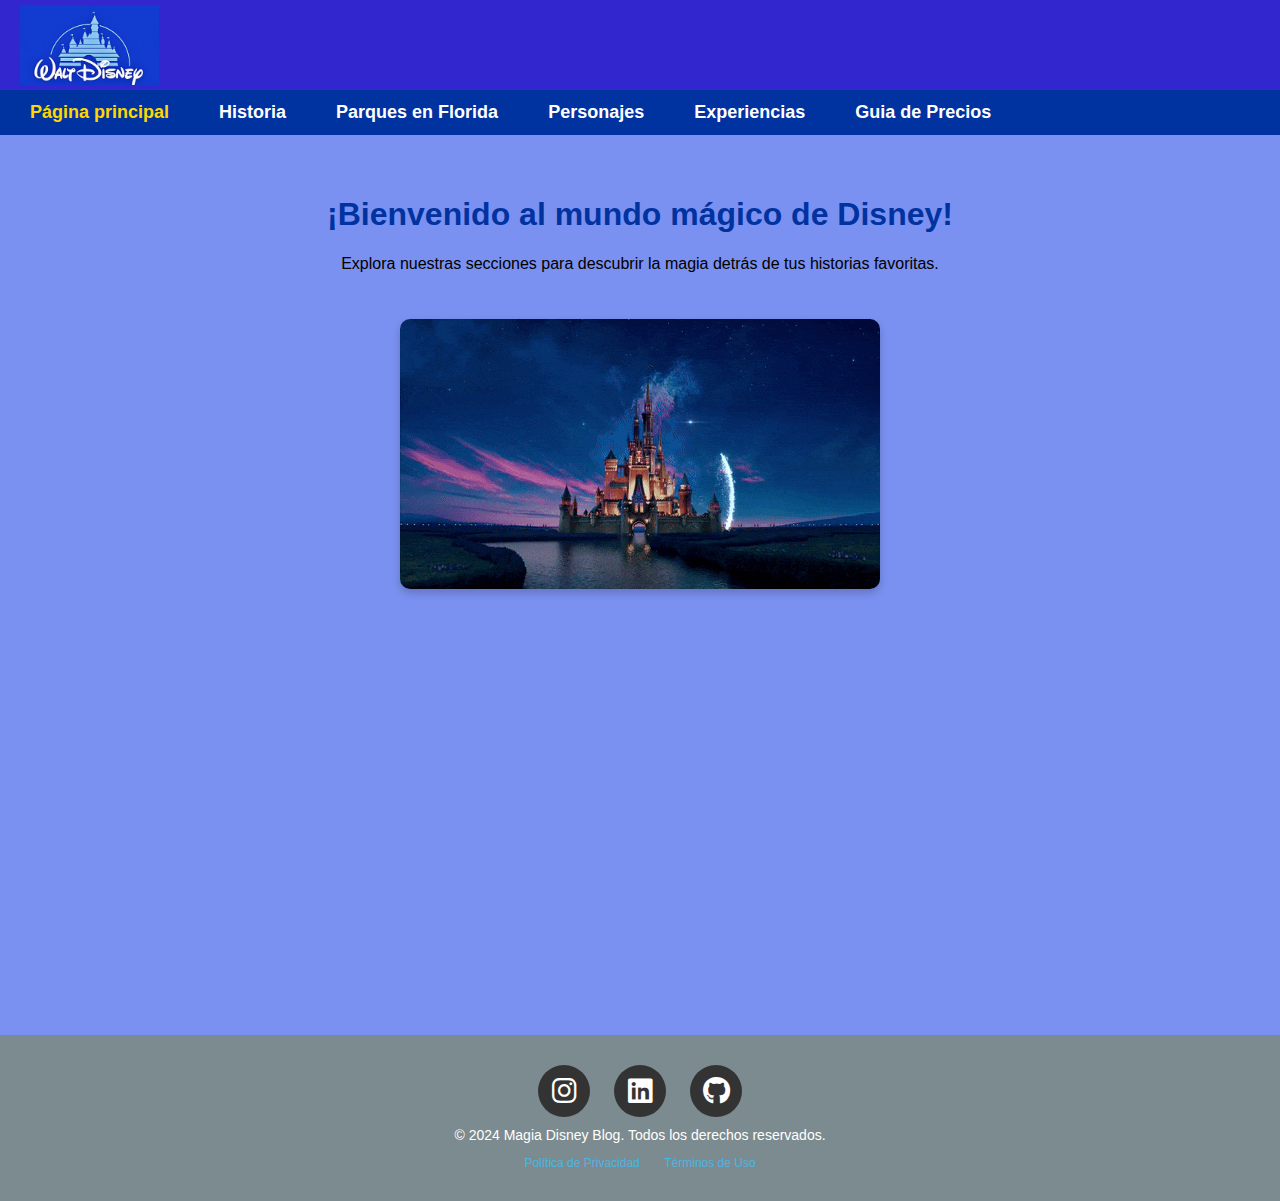
<file: index.html>
<!DOCTYPE html>
<html lang="es">
<head>
    <meta charset="UTF-8">
    <title>Walt Disney World</title>
    <link rel="stylesheet" href="blog.css">
    <link rel="stylesheet" href="https://cdnjs.cloudflare.com/ajax/libs/font-awesome/6.5.0/css/all.min.css">
</head>
<body>  
    <div class="header">
        <img src="logodisney.jpg" alt="Castillo Disney" class="logo-izquierda">
    </div>

    <div class="navbar">
        <nav class="menu">
            <a href="blog.html" class="active">Página principal</a>
            <a href="historia.html">Historia</a>
            <a href="parques.html" >Parques en Florida</a>
            <a href="personajes.html">Personajes</a>
            <a href="experiencias.html">Experiencias</a>
            <a href="guiadeprecios.html" >Guia de Precios</a>
        </nav>
    </div>
    <!-- Contenido -->

    <div class="content">
        <h1>¡Bienvenido al mundo mágico de Disney!</h1>
        <p>Explora nuestras secciones para descubrir la magia detrás de tus historias favoritas.</p>

        <img class="disney-gif" src="giphy.gif" alt="Animación Disney">
    </div>
  
    <footer class="site-footer">
        <div class="social-buttons">
            <a href="https://instagram.com/male.moum" target="_blank" class="material-icon-button">
                <i class="fab fa-instagram"></i>
            </a>
            <a href="https://linkedin.com/in/malena_moumdjian" target="_blank" class="material-icon-button">
                <i class="fab fa-linkedin"></i>
            </a>
            <a href="https://github.com/mmoumdjian" target="_blank" class="material-icon-button">
                <i class="fab fa-github"></i>
            </a>
        </div>

        <div class="copyright">
            <p>© 2024 Magia Disney Blog. Todos los derechos reservados.</p>
        </div>

        <div class="legal-links">
            <a href="/politica-privacidad">Política de Privacidad</a>
            <a href="/terminos">Términos de Uso</a>
        </div>
    </footer>
</html>
</file>
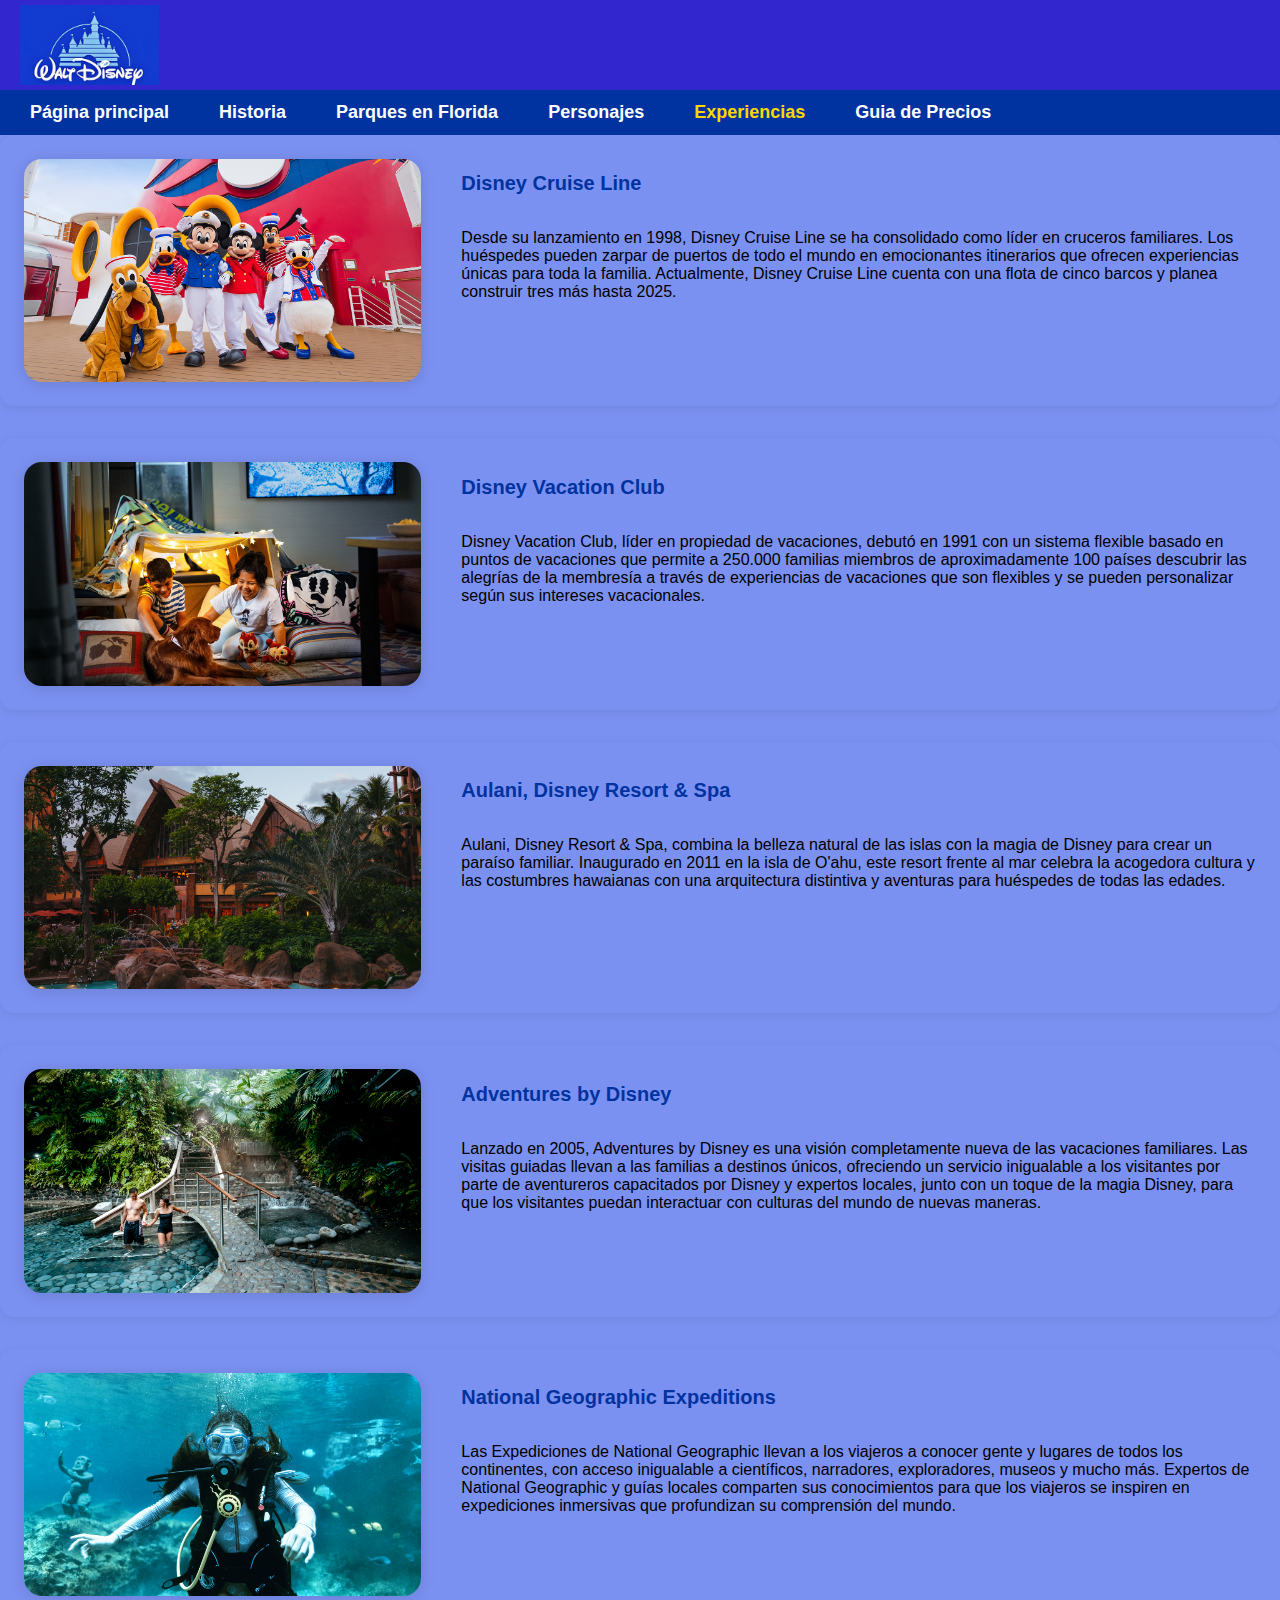
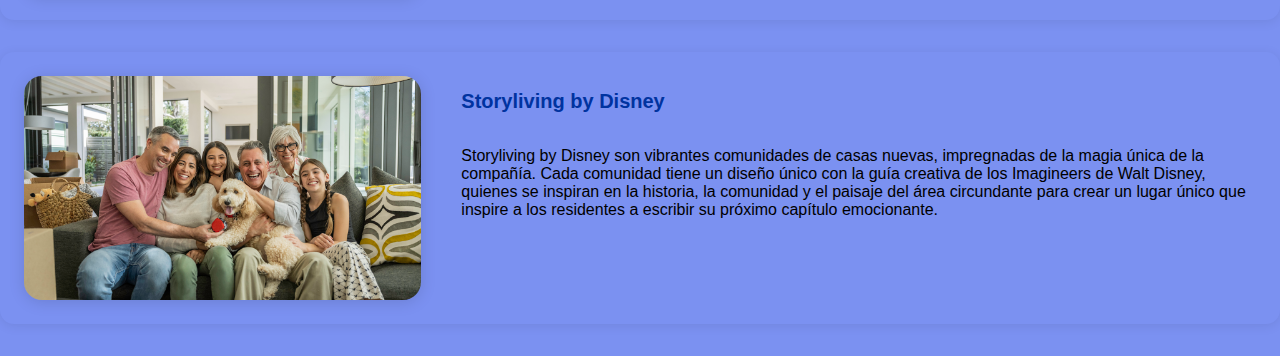
<file: experiencias.html>
<!DOCTYPE html>
<html lang="es">
<head>
    <meta charset="UTF-8">
    <meta name="viewport" content="width=device-width, initial-scale=1.0">
    <title>Experiencias</title>
    <link rel="stylesheet" href="experiencias.css">

</head>
<body>
    <header class="header">
       <img src="logodisney.jpg" alt="Castillo Disney" class="logo-izquierda">
    </header>
    <nav class="navbar">
        <div class="menu">
            <a href="index.html">Página principal</a>
            <a href="historia.html">Historia</a>
            <a href="parques.html" >Parques en Florida</a>
            <a href="personajes.html" >Personajes</a>
            <a href="experiencias.html" class="active" >Experiencias</a>
            <a href="guiadeprecios.html" >Guia de Precios</a>
        </div>
    </nav>

    <div class="experiencia-card">
        <div class="content-wrapper">
            <div class="image-column">
                <img src="crucero.png" alt="Disney Cruise Line" class="disney-image">
            </div>
            <div class="text-column">
                <h1>Disney Cruise Line</h1>
                <p>
                    Desde su lanzamiento en 1998, Disney Cruise Line se ha consolidado como líder en cruceros familiares. Los huéspedes pueden zarpar de puertos de todo el mundo en emocionantes itinerarios que ofrecen experiencias únicas para toda la familia. Actualmente, Disney Cruise Line cuenta con una flota de cinco barcos y planea construir tres más hasta 2025.
                </p>
            </div>
        </div>
    </div>

    <div class="experiencia-card">
        <div class="content-wrapper">
            <div class="image-column">
                <img src="vacationclub.png" alt="vacationclub" class="disney-image">
            </div>
            <div class="text-column">
                <h1>Disney Vacation Club</h1>
                <p>
                    Disney Vacation Club, líder en propiedad de vacaciones, debutó en 1991 con un sistema flexible basado en puntos de vacaciones que permite a 250.000 familias miembros de aproximadamente 100 países descubrir las alegrías de la membresía a través de experiencias de vacaciones que son flexibles y se pueden personalizar según sus intereses vacacionales.
                </p>
            </div>
        </div>
    </div>
    <div class="experiencia-card">
        <div class="content-wrapper">
            <div class="image-column">
                <img src="aulani.png" alt="Aulani, A Disney Resort & Spa" class="disney-image">
            </div>
            <div class="text-column">
                <h1>Aulani, Disney Resort & Spa</h1>
                <p>
                    Aulani, Disney Resort & Spa, combina la belleza natural de las islas con la magia de Disney para crear un paraíso familiar. Inaugurado en 2011 en la isla de O'ahu, este resort frente al mar celebra la acogedora cultura y las costumbres hawaianas con una arquitectura distintiva y aventuras para huéspedes de todas las edades.
                </p>
            </div>
        </div>
    </div>
    <div class="experiencia-card">
        <div class="content-wrapper">
            <div class="image-column">
                <img src="adventure.png" alt="Adventures by Disney" class="disney-image">
            </div>
            <div class="text-column">
                <h1>Adventures by Disney</h1>
                <p>
                    Lanzado en 2005, Adventures by Disney es una visión completamente nueva de las vacaciones familiares. Las visitas guiadas llevan a las familias a destinos únicos, ofreciendo un servicio inigualable a los visitantes por parte de aventureros capacitados por Disney y expertos locales, junto con un toque de la magia Disney, para que los visitantes puedan interactuar con culturas del mundo de nuevas maneras.
                </p>
            </div>
        </div>
    </div>
    <div class="experiencia-card">
        <div class="content-wrapper">
            <div class="image-column">
                <img src="NationalGeographicExpeditions.png" alt="National Geographic Expeditions" class="disney-image">
            </div>
            <div class="text-column">
                <h1>National Geographic Expeditions</h1>
                <p>
                    Las Expediciones de National Geographic llevan a los viajeros a conocer gente y lugares de todos los continentes, con acceso inigualable a científicos, narradores, exploradores, museos y mucho más. Expertos de National Geographic y guías locales comparten sus conocimientos para que los viajeros se inspiren en expediciones inmersivas que profundizan su comprensión del mundo.

                </p>
            </div>
        </div>
    </div>
    <div class="experiencia-card">
        <div class="content-wrapper">
            <div class="image-column">
                <img src="storyliving.png" alt="Storyliving by Disney" class="disney-image">
            </div>
            <div class="text-column">
                <h1>Storyliving by Disney</h1>
                <p>
                    Storyliving by Disney son vibrantes comunidades de casas nuevas, impregnadas de la magia única de la compañía. Cada comunidad tiene un diseño único con la guía creativa de los Imagineers de Walt Disney, quienes se inspiran en la historia, la comunidad y el paisaje del área circundante para crear un lugar único que inspire a los residentes a escribir su próximo capítulo emocionante.
                </p>
            </div>
        </div>
    </div>
    
</body>
</html>
</file>
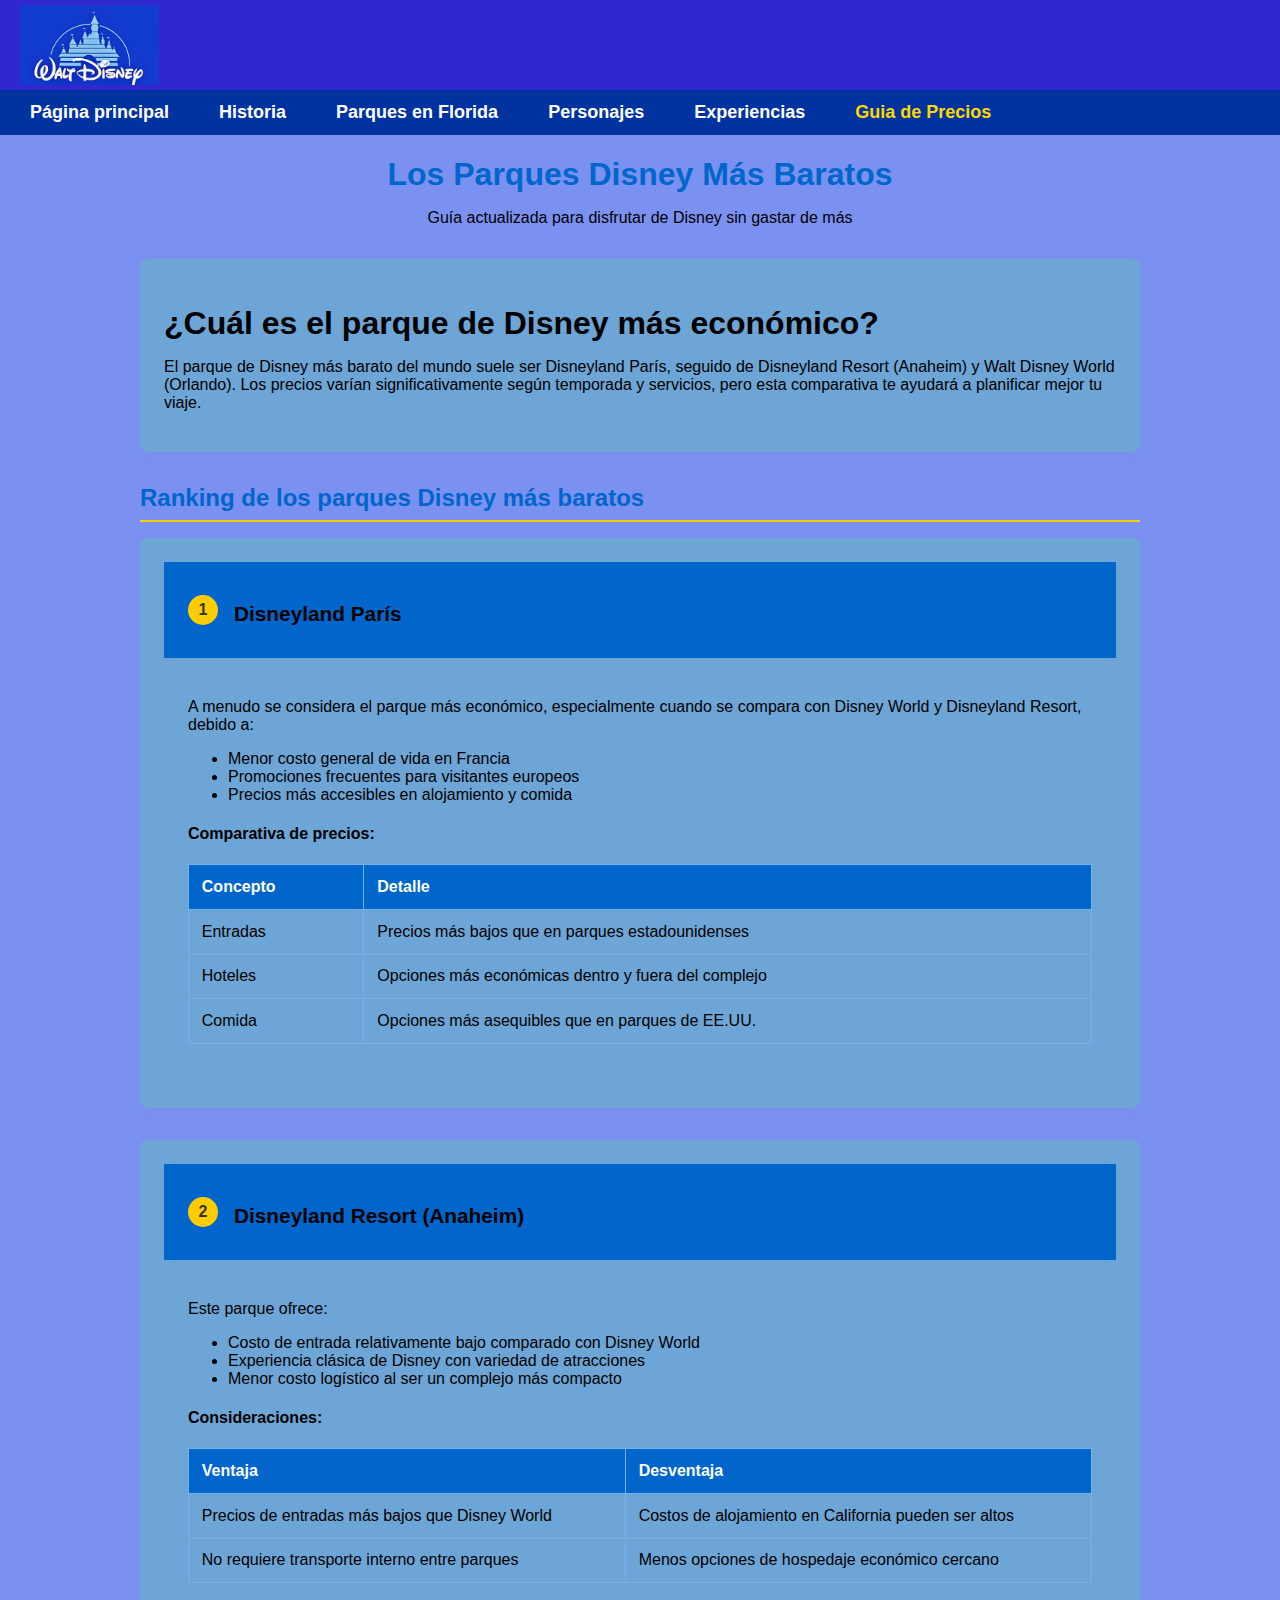
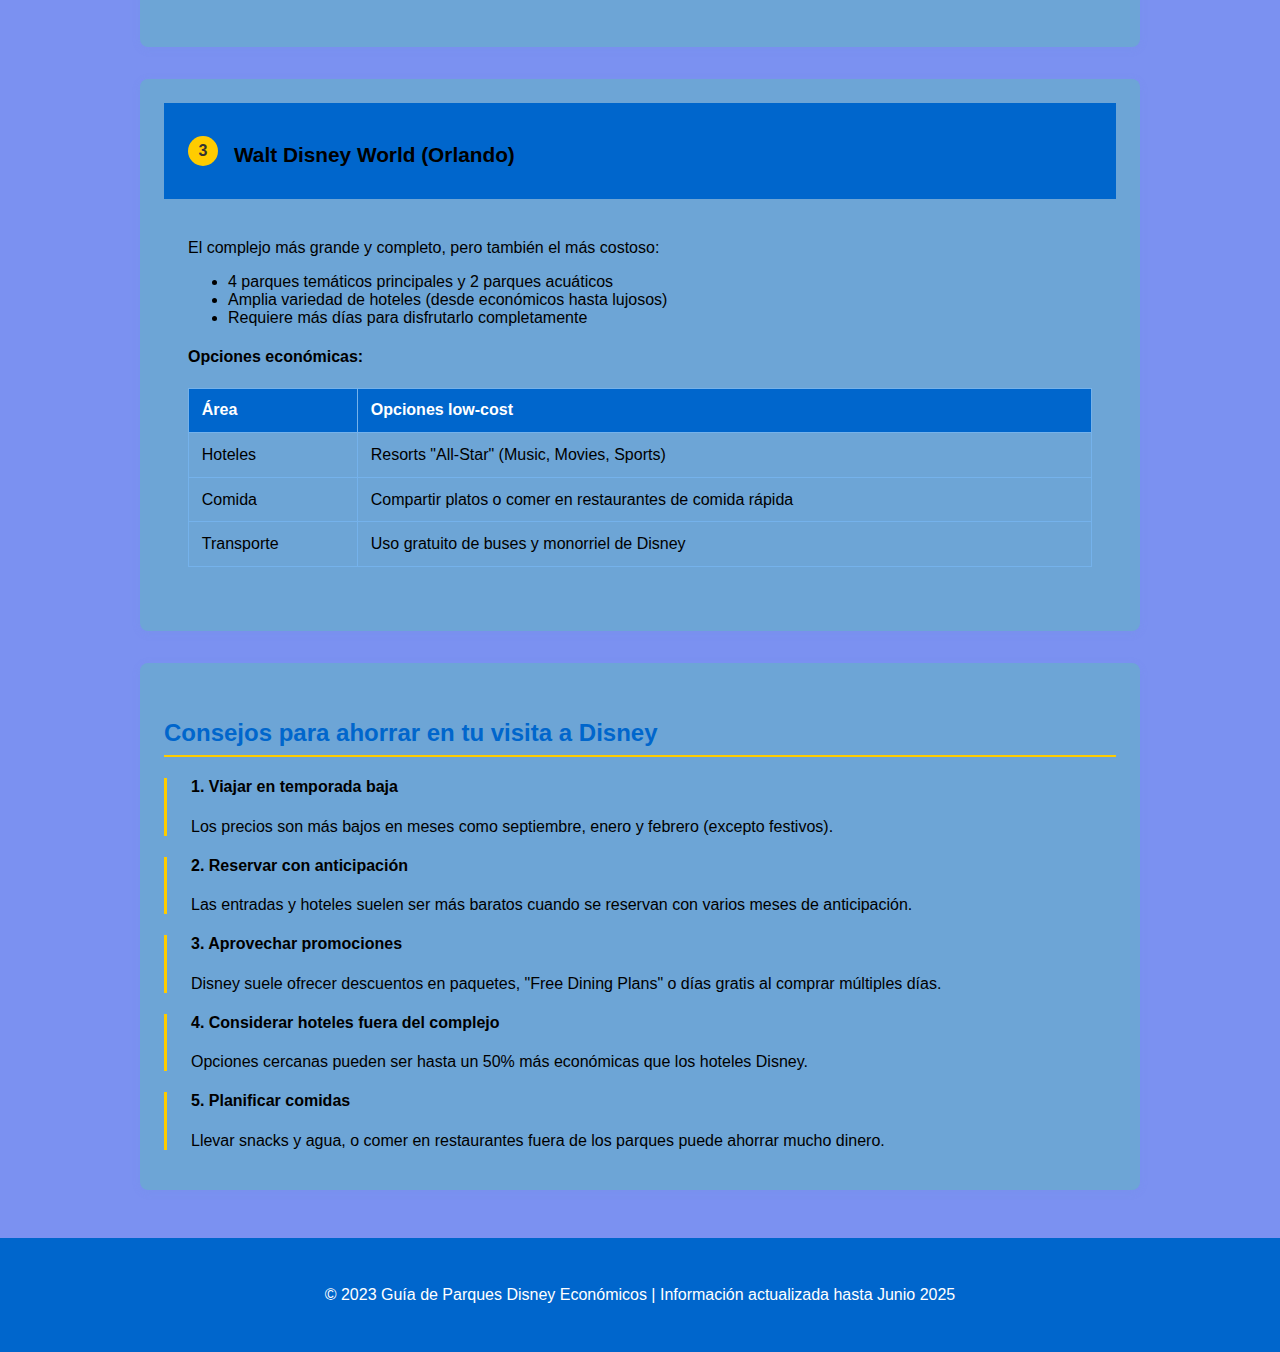
<file: guiadeprecios.html>
<!DOCTYPE html>
<html lang="es">
<head>
    <meta charset="UTF-8">
    <meta name="viewport" content="width=device-width, initial-scale=1.0">
    <title>Ranking: Los Parques Disney Más Baratos</title>
    <link rel="stylesheet" href="guiadeprecios.css">
</head>
<body>
    <header class="header">
       <img src="logodisney.jpg" alt="Castillo Disney" class="logo-izquierda">
    </header>
    <nav class="navbar">
        <div class="menu">
            <a href="index.html">Página principal</a>
            <a href="historia.html">Historia</a>
            <a href="parques.html" >Parques en Florida</a>
            <a href="personajes.html" >Personajes</a>
            <a href="experiencias.html" >Experiencias</a>
            <a href="guiadeprecios.html" class="active" >Guia de Precios</a>
        </div>
    </nav>

    <header>
        <h1 class="header-title">Los Parques Disney Más Baratos</h1>
        <p class="header-subtitle">Guía actualizada para disfrutar de Disney sin gastar de más</p>
    </header>
    
    <div class="container">
        <div class="intro-box">
            <h1>¿Cuál es el parque de Disney más económico?</h1>
            <p>El parque de Disney más barato del mundo suele ser Disneyland París, seguido de Disneyland Resort (Anaheim) y Walt Disney World (Orlando). Los precios varían significativamente según temporada y servicios, pero esta comparativa te ayudará a planificar mejor tu viaje.</p>
        </div>
        
        <h2>Ranking de los parques Disney más baratos</h2>
        
        <!-- Parque 1: Disneyland Paris -->
        <div class="park-card">
            <div class="park-title">
                <div class="park-number">1</div>
                <h3>Disneyland París</h3>
            </div>
            <div class="park-content">
                <p>A menudo se considera el parque más económico, especialmente cuando se compara con Disney World y Disneyland Resort, debido a:</p>
                <ul>
                    <li>Menor costo general de vida en Francia</li>
                    <li>Promociones frecuentes para visitantes europeos</li>
                    <li>Precios más accesibles en alojamiento y comida</li>
                </ul>
                
                <h4>Comparativa de precios:</h4>
                <table class="price-comparison">
                    <tr>
                        <th>Concepto</th>
                        <th>Detalle</th>
                    </tr>
                    <tr>
                        <td>Entradas</td>
                        <td>Precios más bajos que en parques estadounidenses</td>
                    </tr>
                    <tr>
                        <td>Hoteles</td>
                        <td>Opciones más económicas dentro y fuera del complejo</td>
                    </tr>
                    <tr>
                        <td>Comida</td>
                        <td>Opciones más asequibles que en parques de EE.UU.</td>
                    </tr>
                </table>
            </div>
        </div>
        
        <!-- Parque 2: Disneyland Resort -->
        <div class="park-card">
            <div class="park-title">
                <div class="park-number">2</div>
                <h3>Disneyland Resort (Anaheim)</h3>
            </div>
            <div class="park-content">
                <p>Este parque ofrece:</p>
                <ul>
                    <li>Costo de entrada relativamente bajo comparado con Disney World</li>
                    <li>Experiencia clásica de Disney con variedad de atracciones</li>
                    <li>Menor costo logístico al ser un complejo más compacto</li>
                </ul>
                
                <h4>Consideraciones:</h4>
                <table class="price-comparison">
                    <tr>
                        <th>Ventaja</th>
                        <th>Desventaja</th>
                    </tr>
                    <tr>
                        <td>Precios de entradas más bajos que Disney World</td>
                        <td>Costos de alojamiento en California pueden ser altos</td>
                    </tr>
                    <tr>
                        <td>No requiere transporte interno entre parques</td>
                        <td>Menos opciones de hospedaje económico cercano</td>
                    </tr>
                </table>
            </div>
        </div>
        
        <!-- Parque 3: Walt Disney World -->
        <div class="park-card">
            <div class="park-title">
                <div class="park-number">3</div>
                <h3>Walt Disney World (Orlando)</h3>
            </div>
            <div class="park-content">
                <p>El complejo más grande y completo, pero también el más costoso:</p>
                <ul>
                    <li>4 parques temáticos principales y 2 parques acuáticos</li>
                    <li>Amplia variedad de hoteles (desde económicos hasta lujosos)</li>
                    <li>Requiere más días para disfrutarlo completamente</li>
                </ul>
                
                <h4>Opciones económicas:</h4>
                <table class="price-comparison">
                    <tr>
                        <th>Área</th>
                        <th>Opciones low-cost</th>
                    </tr>
                    <tr>
                        <td>Hoteles</td>
                        <td>Resorts "All-Star" (Music, Movies, Sports)</td>
                    </tr>
                    <tr>
                        <td>Comida</td>
                        <td>Compartir platos o comer en restaurantes de comida rápida</td>
                    </tr>
                    <tr>
                        <td>Transporte</td>
                        <td>Uso gratuito de buses y monorriel de Disney</td>
                    </tr>
                </table>
            </div>
        </div>
        
        <div class="tips-section">
            <h2>Consejos para ahorrar en tu visita a Disney</h2>
            
            <div class="tip-item">
                <h4>1. Viajar en temporada baja</h4>
                <p>Los precios son más bajos en meses como septiembre, enero y febrero (excepto festivos).</p>
            </div>
            
            <div class="tip-item">
                <h4>2. Reservar con anticipación</h4>
                <p>Las entradas y hoteles suelen ser más baratos cuando se reservan con varios meses de anticipación.</p>
            </div>
            
            <div class="tip-item">
                <h4>3. Aprovechar promociones</h4>
                <p>Disney suele ofrecer descuentos en paquetes, "Free Dining Plans" o días gratis al comprar múltiples días.</p>
            </div>
            
            <div class="tip-item">
                <h4>4. Considerar hoteles fuera del complejo</h4>
                <p>Opciones cercanas pueden ser hasta un 50% más económicas que los hoteles Disney.</p>
            </div>
            
            <div class="tip-item">
                <h4>5. Planificar comidas</h4>
                <p>Llevar snacks y agua, o comer en restaurantes fuera de los parques puede ahorrar mucho dinero.</p>
            </div>
        </div>
    </div>
    
    <footer>
        <p>© 2023 Guía de Parques Disney Económicos | Información actualizada hasta Junio 2025</p>
    </footer>
</body>
</html>
</file>
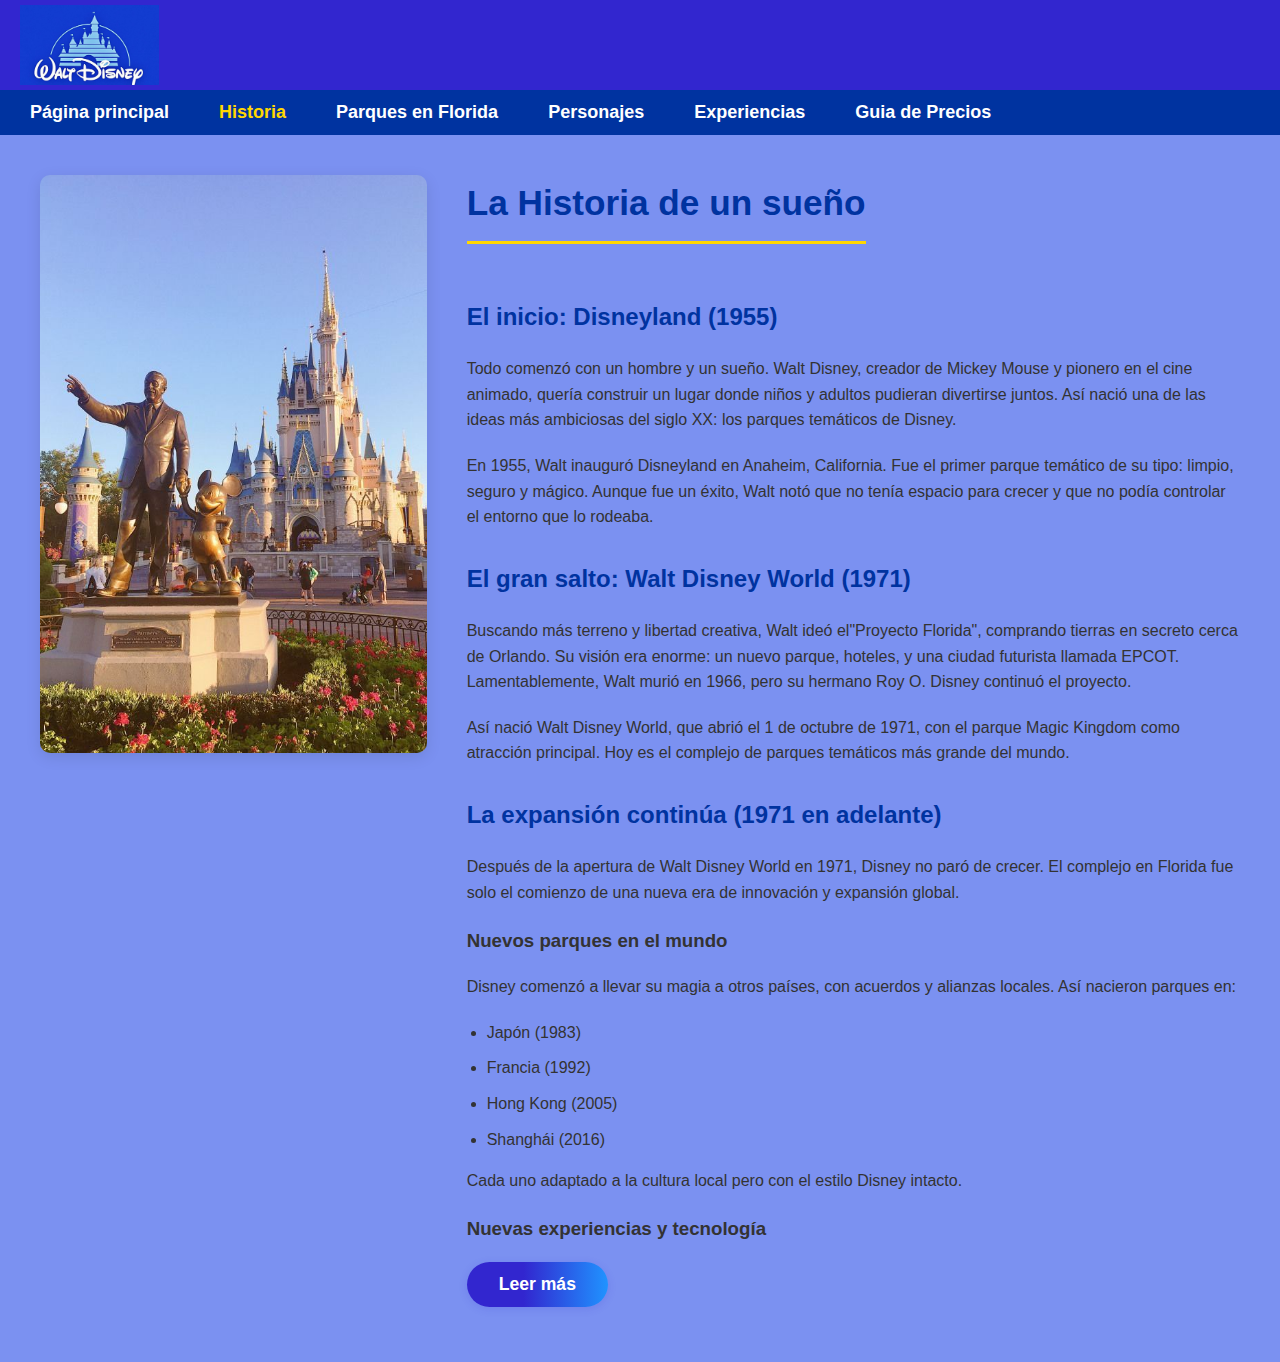
<file: historia.html>
<!DOCTYPE html>
<html lang="es">
<head>
    <meta charset="UTF-8">
    <meta name="viewport" content="width=device-width, initial-scale=1.0">
    <title>La Historia de Disney - Expansión de la Magia</title>
     <link rel="stylesheet" href="historia.css">
</head>
<body>

    <header class="header">
        <img src="logodisney.jpg" alt="Castillo Disney" class="logo-izquierda">
    </header>
    <nav class="navbar">
        <div class="menu">
            <a href="index.html">Página principal</a>
            <a href="historia.html" class="active">Historia</a>
            <a href="parques.html" >Parques en Florida</a>
            <a href="personajes.html">Personajes</a>
            <a href="experiencias.html">Experiencias</a>
            <a href="guiadeprecios.html" >Guia de Precios</a>
         </div>
    </nav>

    <div class="container">
        <div class="content-wrapper">
           
            <div class="image-column">
               
                <img class="disney-image" src="wym.jpg" alt="Historia de Disney"> 
            </div>

           
            <div class="text-column">
                <h1> La Historia de un sueño</h1>
                
                <h2> El inicio: Disneyland (1955)</h2>
                <p>Todo comenzó con un hombre y un sueño. Walt Disney, creador de Mickey Mouse y pionero en el cine animado, quería construir un lugar donde niños y adultos pudieran divertirse juntos. Así nació una de las ideas más ambiciosas del siglo XX: los parques temáticos de Disney.</p>
                
                <p>En 1955, Walt inauguró Disneyland en Anaheim, California. Fue el primer parque temático de su tipo: limpio, seguro y mágico. Aunque fue un éxito, Walt notó que no tenía espacio para crecer y que no podía controlar el entorno que lo rodeaba.</p>
                
                <h2> El gran salto: Walt Disney World (1971)</h2>
                <p>Buscando más terreno y libertad creativa, Walt ideó el"Proyecto Florida", comprando tierras en secreto cerca de Orlando. Su visión era enorme: un nuevo parque, hoteles, y una ciudad futurista llamada EPCOT. Lamentablemente, Walt murió en 1966, pero su hermano Roy O. Disney continuó el proyecto.</p>
                
                <p>Así nació Walt Disney World, que abrió el 1 de octubre de 1971, con el parque Magic Kingdom como atracción principal. Hoy es el complejo de parques temáticos más grande del mundo.</p>
                
                <h2> La expansión continúa (1971 en adelante)</h2>
                <p>Después de la apertura de Walt Disney World en 1971, Disney no paró de crecer. El complejo en Florida fue solo el comienzo de una nueva era de innovación y expansión global.</p>
                
                <h3> Nuevos parques en el mundo</h3>
                <p>Disney comenzó a llevar su magia a otros países, con acuerdos y alianzas locales. Así nacieron parques en:</p>
                <ul>
                    <li>Japón (1983)</li>
                    <li>Francia (1992)</li>
                    <li>Hong Kong (2005)</li>
                    <li>Shanghái (2016)</li>
                </ul>
                <p>Cada uno adaptado a la cultura local pero con el estilo Disney intacto.</p>
                
                
                <h3> Nuevas experiencias y tecnología</h3>
                <button id="leerMasBtn" class="boton-leer-mas">Leer más</button>
                <div id="leerMasContenido" style="display:none;">
                    <p>En los últimos años, los parques han ido mucho más allá de los clásicos castillos y atracciones:</p>
                    <ul>
                        <li>Star Wars: Galaxy's Edge (2019): una tierra temática completamente inmersiva.</li>
                        <li>Avengers Campus: dedicado al universo Marvel.</li>
                        <li>Toy Story Land y Pandora: áreas temáticas que transportan a los visitantes dentro de películas icónicas.</li>
                    </ul>
    
                    <h2> Disney hoy</h2>
                    <p>Disney se ha convertido en mucho más que un estudio de animación o un parque temático: es un imperio del entretenimiento. Pero todo sigue girando alrededor de la misma idea que tuvo Walt en los años 50: crear lugares donde grandes y chicos puedan soñar, jugar y creer en la magia.</p>
                </div>
                <script>
                    document.getElementById('leerMasBtn').onclick = function() {
                    document.getElementById('leerMasContenido').style.display = 'block';
                    this.style.display = 'none';
                };  
                </script>
                
        </div>
    </div>
</body>
</html>
</file>
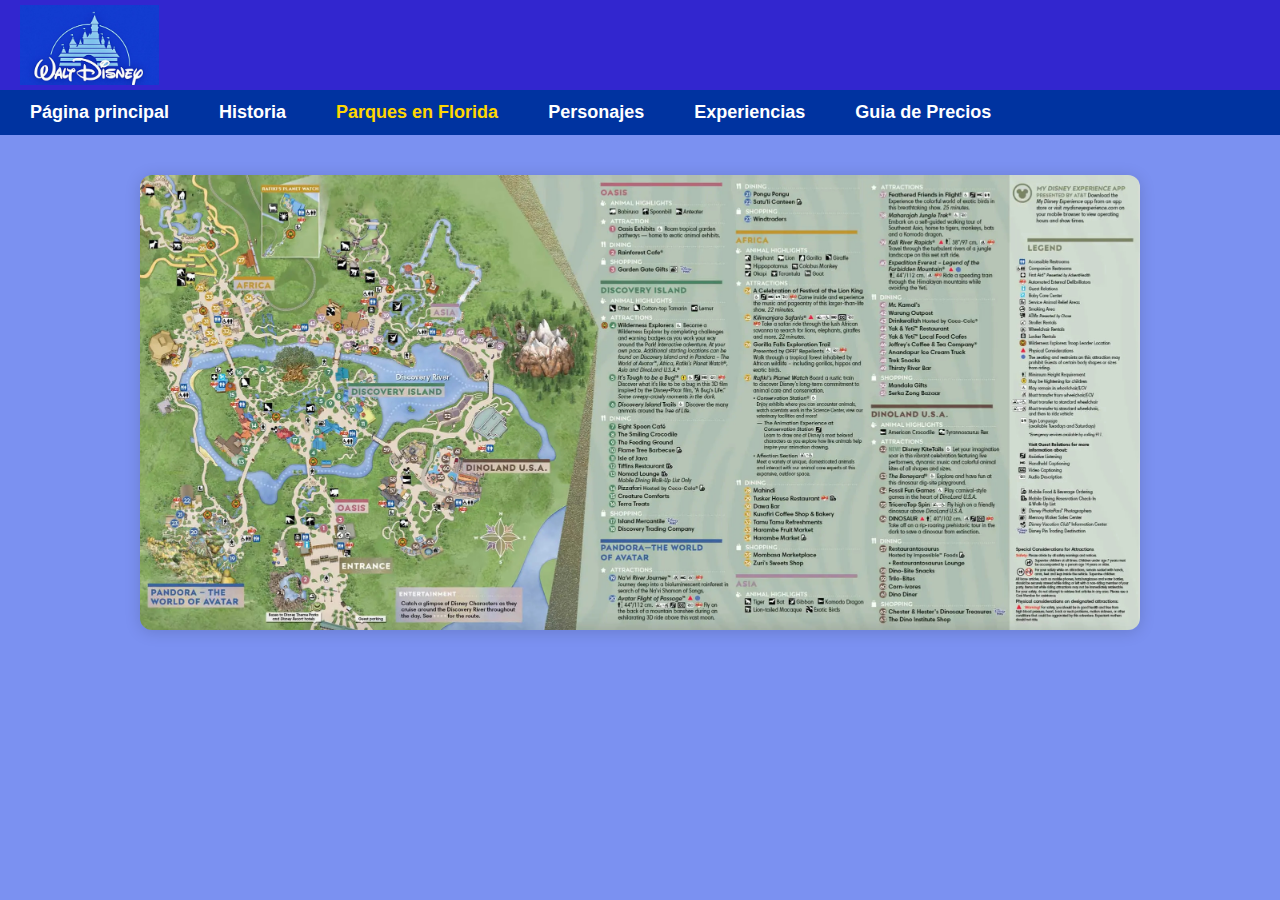
<file: mapaanimalkingdom.html>
<!DOCTYPE html>
<html lang="es">
<head>
    <meta charset="UTF-8">
    <meta name="viewport" content="width=device-width, initial-scale=1.0">
    <title>Mapa Animal Kingdom</title>
    <link rel="stylesheet" href="parques.css">
    <style>
        .mapa-container {
         display: flex;
         flex-direction: column;
         align-items: center;
         margin-top: 40px;
        }
        .mapa-mk {
         max-width: 95vw;
         width: 1000px; /* Más grande */
         height: auto;
         border-radius: 12px;
         box-shadow: 0 2px 16px rgba(0,0,0,0.15);
        }
        @media (max-width: 1100px) {
         .mapa-mk {
            width: 100%;
            max-width: 100vw;
        }
    }
    </style>
</head>
<body>
    <header class="header">
        <img src="logodisney.jpg" alt="Castillo Disney" class="logo-izquierda">
    </header>
    <nav class="navbar">
        <div class="menu">
            <a href="index.html">Página principal</a>
            <a href="historia.html">Historia</a>
            <a href="parques.html" class="active" >Parques en Florida</a>
            <a href="personajes.html" >Personajes</a>
            <a href="experiencias.html"  >Experiencias</a>
            <a href="guiadeprecios.html" >Guia de Precios</a>
        </div>
    </nav
    <main>
        <div class="mapa-container">
            <img src="AKMAP.jpg" alt="Mapa Animal Kingdom" class="mapa-mk">
        </div>
    </main>
</body>
</html>
</file>
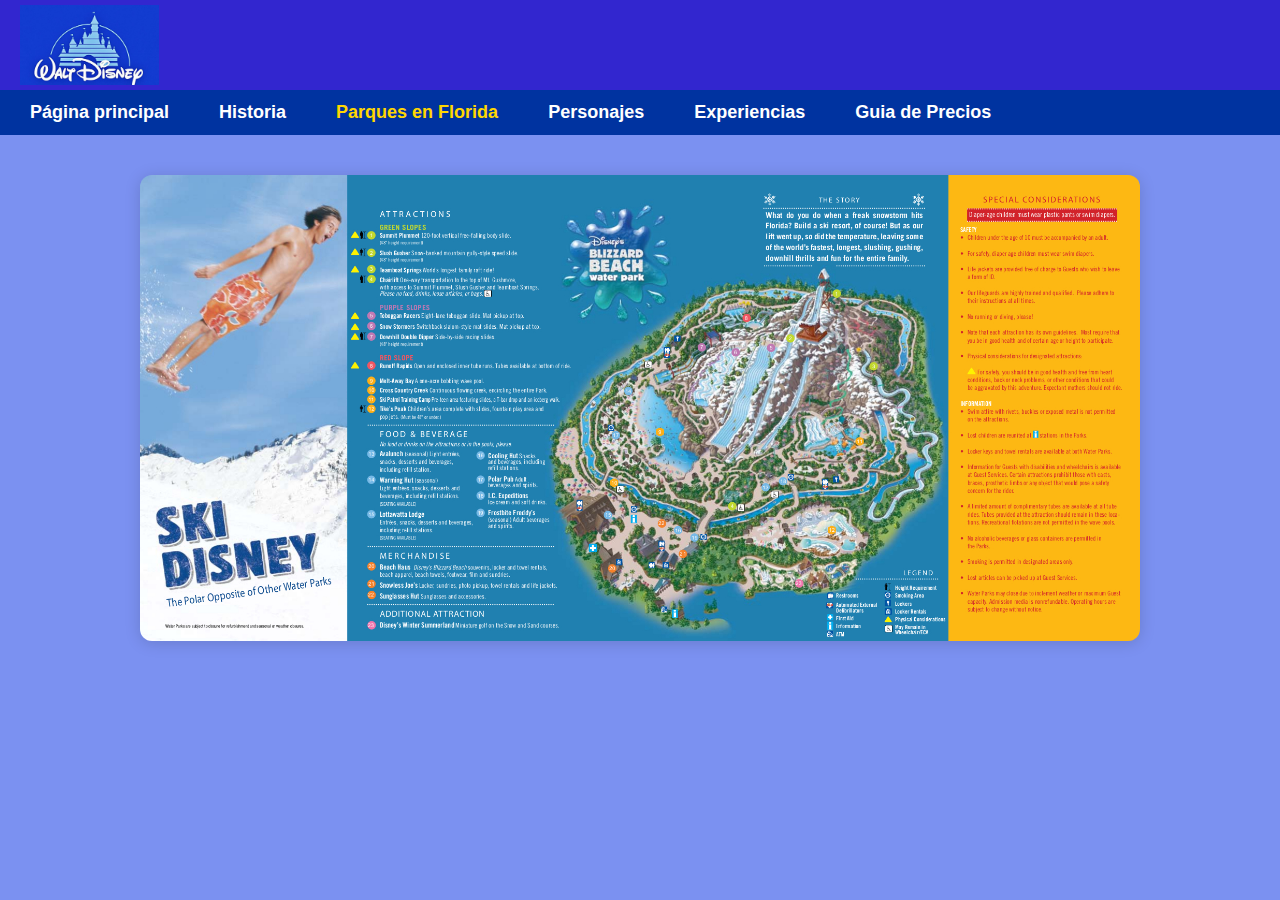
<file: mapablizzardbeach.html>
<!DOCTYPE html>
<html lang="es">
<head>
    <meta charset="UTF-8">
    <meta name="viewport" content="width=device-width, initial-scale=1.0">
    <title>Mapa Blizzard Beach</title>
    <link rel="stylesheet" href="parques.css">
    <style>
        .mapa-container {
         display: flex;
         flex-direction: column;
         align-items: center;
         margin-top: 40px;
        }
        .mapa-mk {
         max-width: 95vw;
         width: 1000px; /* Más grande */
         height: auto;
         border-radius: 12px;
         box-shadow: 0 2px 16px rgba(0,0,0,0.15);
        }
        @media (max-width: 1100px) {
         .mapa-mk {
            width: 100%;
            max-width: 100vw;
        }
    }
    </style>
</head>
<body>
    <header class="header">
        <img src="logodisney.jpg" alt="Castillo Disney" class="logo-izquierda">
    </header>
    <nav class="navbar">
        <div class="menu">
            <a href="index.html">Página principal</a>
            <a href="historia.html">Historia</a>
            <a href="parques.html" class="active" >Parques en Florida</a>
            <a href="personajes.html" >Personajes</a>
            <a href="experiencias.html"  >Experiencias</a>
            <a href="guiadeprecios.html" >Guia de Precios</a>
        </div>
    </nav

    <main>
        <div class="mapa-container">
            <img src="BBMAP.jpg" alt="Mapa Blizzard Beach" class="mapa-mk">
        </div>
    </main>
</body>
</html>
</file>
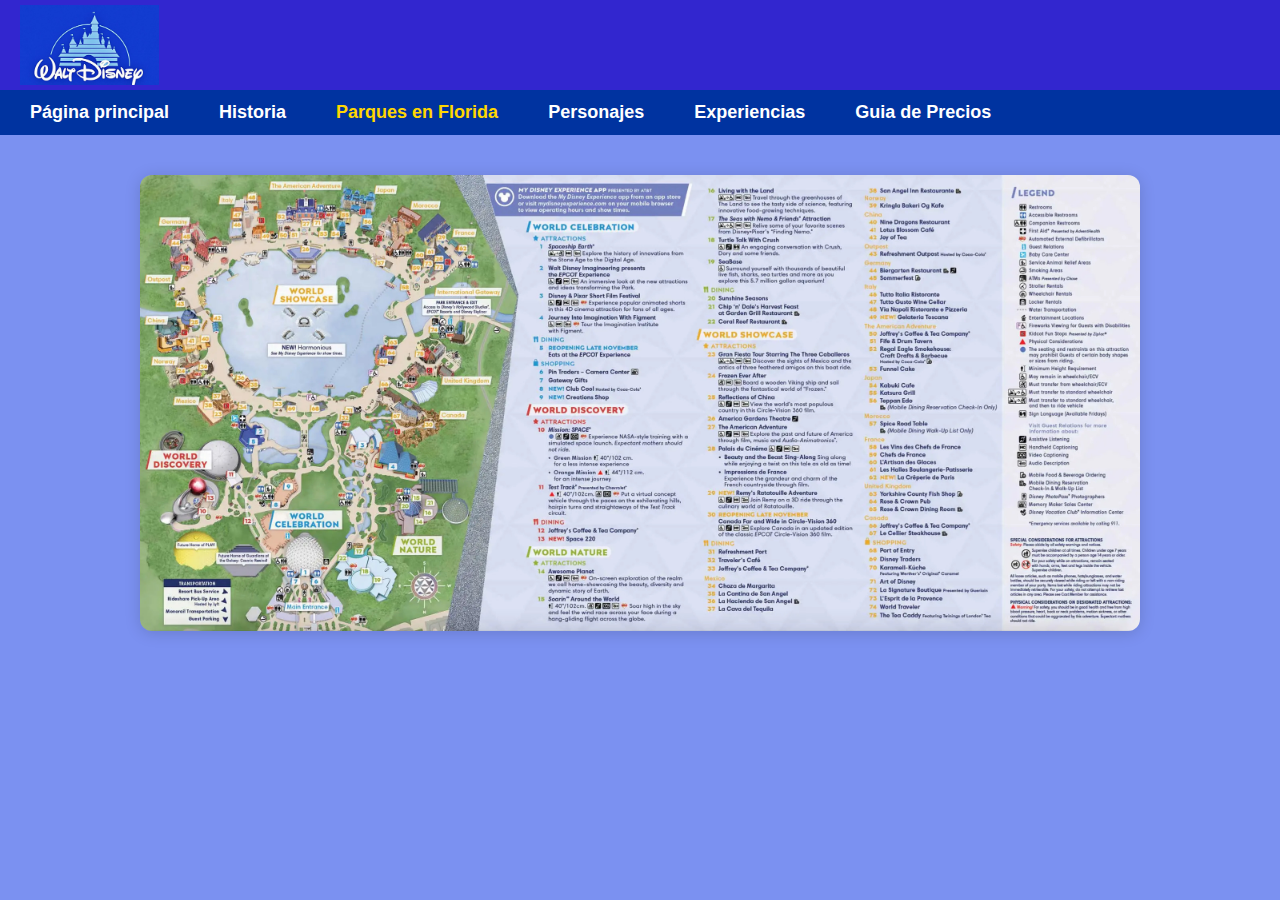
<file: mapaepcot.html>
<!DOCTYPE html>
<html lang="es">
<head>
    <meta charset="UTF-8">
    <meta name="viewport" content="width=device-width, initial-scale=1.0">
    <title>Mapa Epcot</title>
    <link rel="stylesheet" href="parques.css">
    <style>
        .mapa-container {
         display: flex;
         flex-direction: column;
         align-items: center;
         margin-top: 40px;
        }
        .mapa-mk {
         max-width: 95vw;
         width: 1000px; /* Más grande */
         height: auto;
         border-radius: 12px;
         box-shadow: 0 2px 16px rgba(0,0,0,0.15);
        }
        @media (max-width: 1100px) {
         .mapa-mk {
            width: 100%;
            max-width: 100vw;
        }
    }
    </style>
</head>
<body>
    <header class="header">
        <img src="logodisney.jpg" alt="Castillo Disney" class="logo-izquierda">
    </header>
    <nav class="navbar">
        <div class="menu">
            <a href="index.html">Página principal</a>
            <a href="historia.html">Historia</a>
            <a href="parques.html" class="active" >Parques en Florida</a>
            <a href="personajes.html" >Personajes</a>
            <a href="experiencias.html"  >Experiencias</a>
            <a href="guiadeprecios.html" >Guia de Precios</a>
        </div>
    </nav
    <main>
        <div class="mapa-container">
            <img src="EPCOTMAP.jpg" alt="Mapa Epcot" class="mapa-mk">
        </div>
    </main>
</body>
</html>
</file>
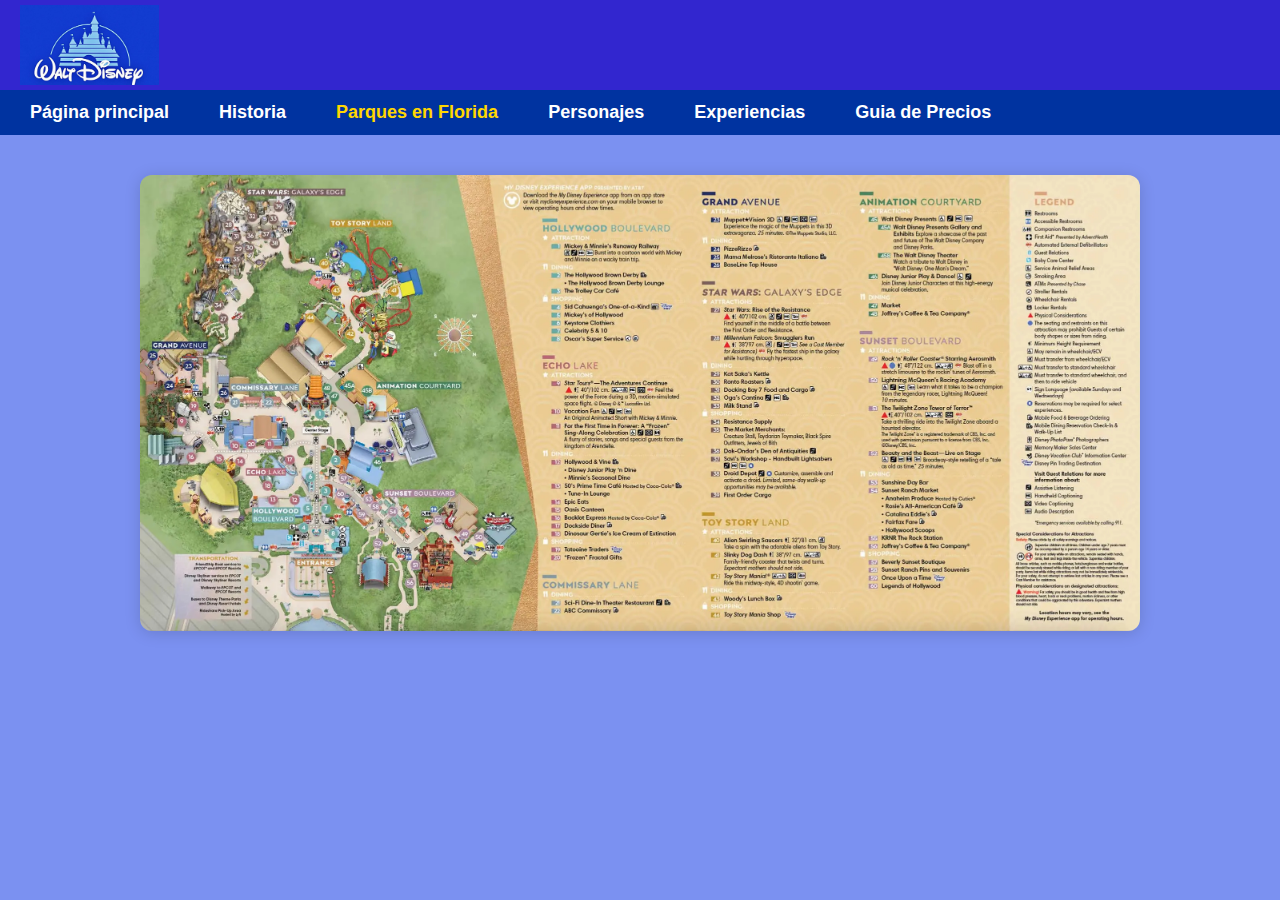
<file: mapahollywoodstudios.html>
<!DOCTYPE html>
<html lang="es">
<head>
    <meta charset="UTF-8">
    <meta name="viewport" content="width=device-width, initial-scale=1.0">
    <title>Mapa Hollywood Studios</title>
    <link rel="stylesheet" href="parques.css">
    <style>
        .mapa-container {
         display: flex;
         flex-direction: column;
         align-items: center;
         margin-top: 40px;
        }
        .mapa-mk {
         max-width: 95vw;
         width: 1000px; /* Más grande */
         height: auto;
         border-radius: 12px;
         box-shadow: 0 2px 16px rgba(0,0,0,0.15);
        }
        @media (max-width: 1100px) {
         .mapa-mk {
            width: 100%;
            max-width: 100vw;
        }
    }
    </style>
</head>
<body>
    <header class="header">
        <img src="logodisney.jpg" alt="Castillo Disney" class="logo-izquierda">
    </header>
    <nav class="navbar">
        <div class="menu">
            <a href="index.html">Página principal</a>
            <a href="historia.html">Historia</a>
            <a href="parques.html" class="active" >Parques en Florida</a>
            <a href="personajes.html" >Personajes</a>
            <a href="experiencias.html"  >Experiencias</a>
            <a href="guiadeprecios.html" >Guia de Precios</a>
        </div>
    </nav
    <main>
        <div class="mapa-container">
            <img src="HSMAP.jpg" alt="Mapa Hollywood Studios" class="mapa-mk">
        </div>
    </main>
</body>
</html>
</file>
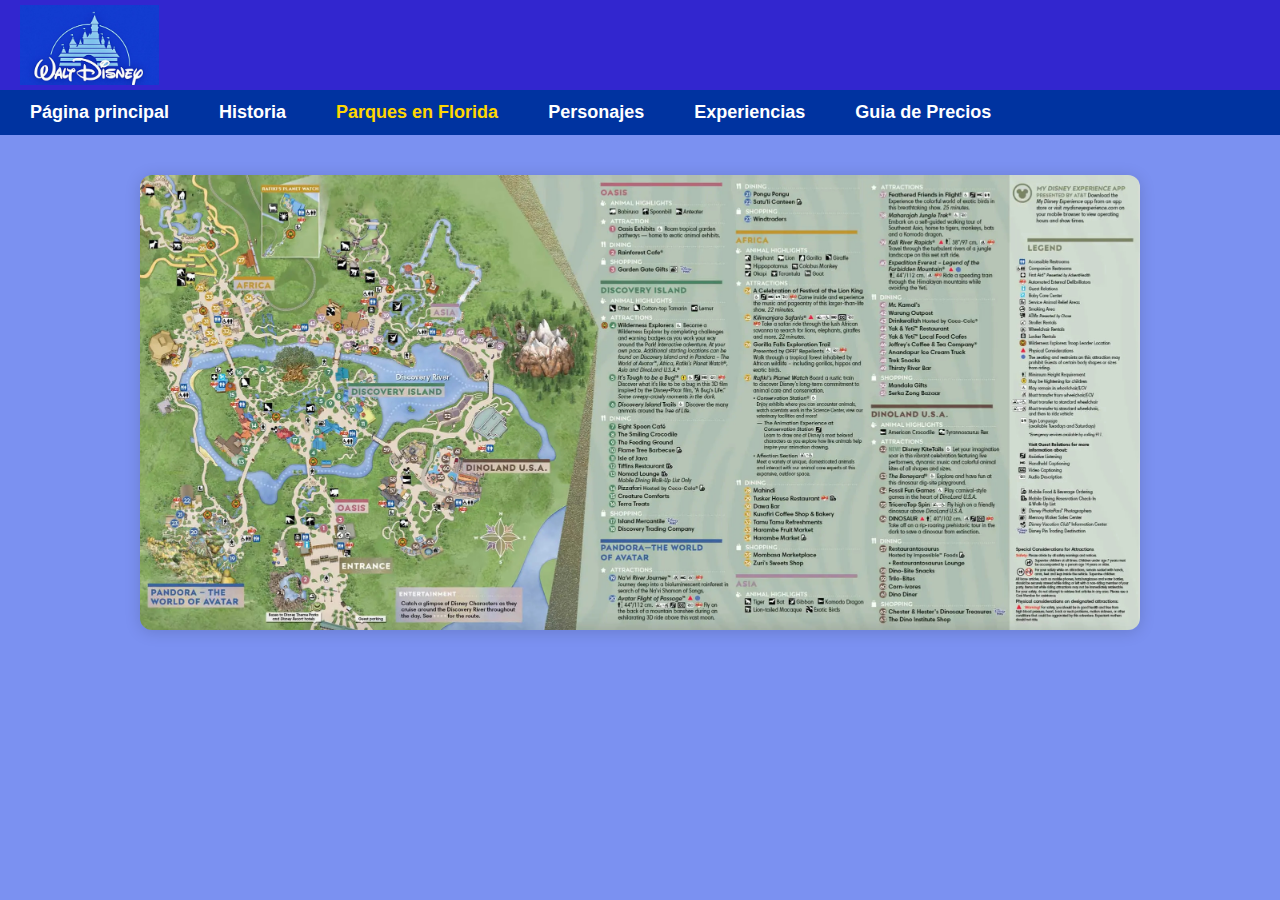
<file: mapamagickingdom.html>
<!DOCTYPE html>
<html lang="es">
<head>
    <meta charset="UTF-8">
    <meta name="viewport" content="width=device-width, initial-scale=1.0">
    <title>Mapa Magic Kingdom</title>
    <link rel="stylesheet" href="parques.css">
    <style>
        .mapa-container {
         display: flex;
         flex-direction: column;
         align-items: center;
         margin-top: 40px;
        }
        .mapa-mk {
         max-width: 95vw;
         width: 1000px; /* Más grande */
         height: auto;
         border-radius: 12px;
         box-shadow: 0 2px 16px rgba(0,0,0,0.15);
        }
        @media (max-width: 1100px) {
         .mapa-mk {
            width: 100%;
            max-width: 100vw;
        }
    }
    </style>
</head>
<body>
    <header class="header">
        <img src="logodisney.jpg" alt="Castillo Disney" class="logo-izquierda">
    </header>
    <nav class="navbar">
        <div class="menu">
            <a href="index.html">Página principal</a>
            <a href="historia.html">Historia</a>
            <a href="parques.html" class="active" >Parques en Florida</a>
            <a href="personajes.html" >Personajes</a>
            <a href="experiencias.html"  >Experiencias</a>
            <a href="guiadeprecios.html" >Guia de Precios</a>
        </div>
    </nav
    <main>
        <div class="mapa-container">
            <img src="AKMAP.jpg" alt="Mapa Animal Kingdom" class="mapa-mk">
        </div>
    </main>
</body>
</html>
</file>
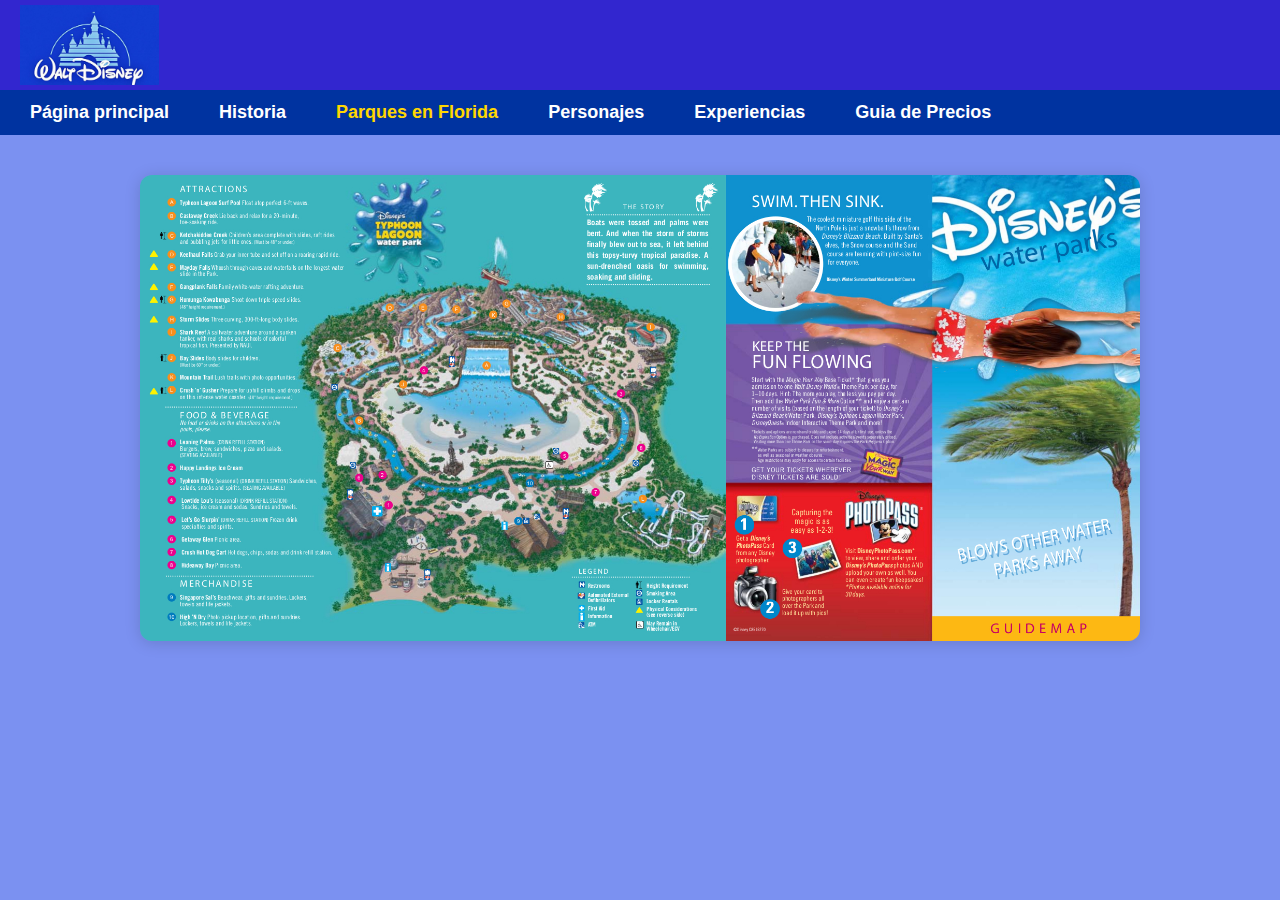
<file: mapatyphoonlagoon.html>
<!DOCTYPE html>
<html lang="es">
<head>
    <meta charset="UTF-8">
    <meta name="viewport" content="width=device-width, initial-scale=1.0">
    <title>Mapa Typhoon Lagoon</title>
    <link rel="stylesheet" href="parques.css">
    <style>
        .mapa-container {
         display: flex;
         flex-direction: column;
         align-items: center;
         margin-top: 40px;
        }
        .mapa-mk {
         max-width: 95vw;
         width: 1000px; /* Más grande */
         height: auto;
         border-radius: 12px;
         box-shadow: 0 2px 16px rgba(0,0,0,0.15);
        }
        @media (max-width: 1100px) {
         .mapa-mk {
            width: 100%;
            max-width: 100vw;
        }
    }
    </style>
</head>
<body>
    <header class="header">
        <img src="logodisney.jpg" alt="Castillo Disney" class="logo-izquierda">
    </header>
    <nav class="navbar">
        <div class="menu">
            <a href="index.html">Página principal</a>
            <a href="historia.html">Historia</a>
            <a href="parques.html" class="active" >Parques en Florida</a>
            <a href="personajes.html" >Personajes</a>
            <a href="experiencias.html"  >Experiencias</a>
            <a href="guiadeprecios.html" >Guia de Precios</a>
        </div>
    </nav
    <main>
        <div class="mapa-container">
            <img src="TLMAP.jpg" alt="Typhoon Lagoon" class="mapa-mk">
        </div>
    </main>
</body>
</html>
</file>
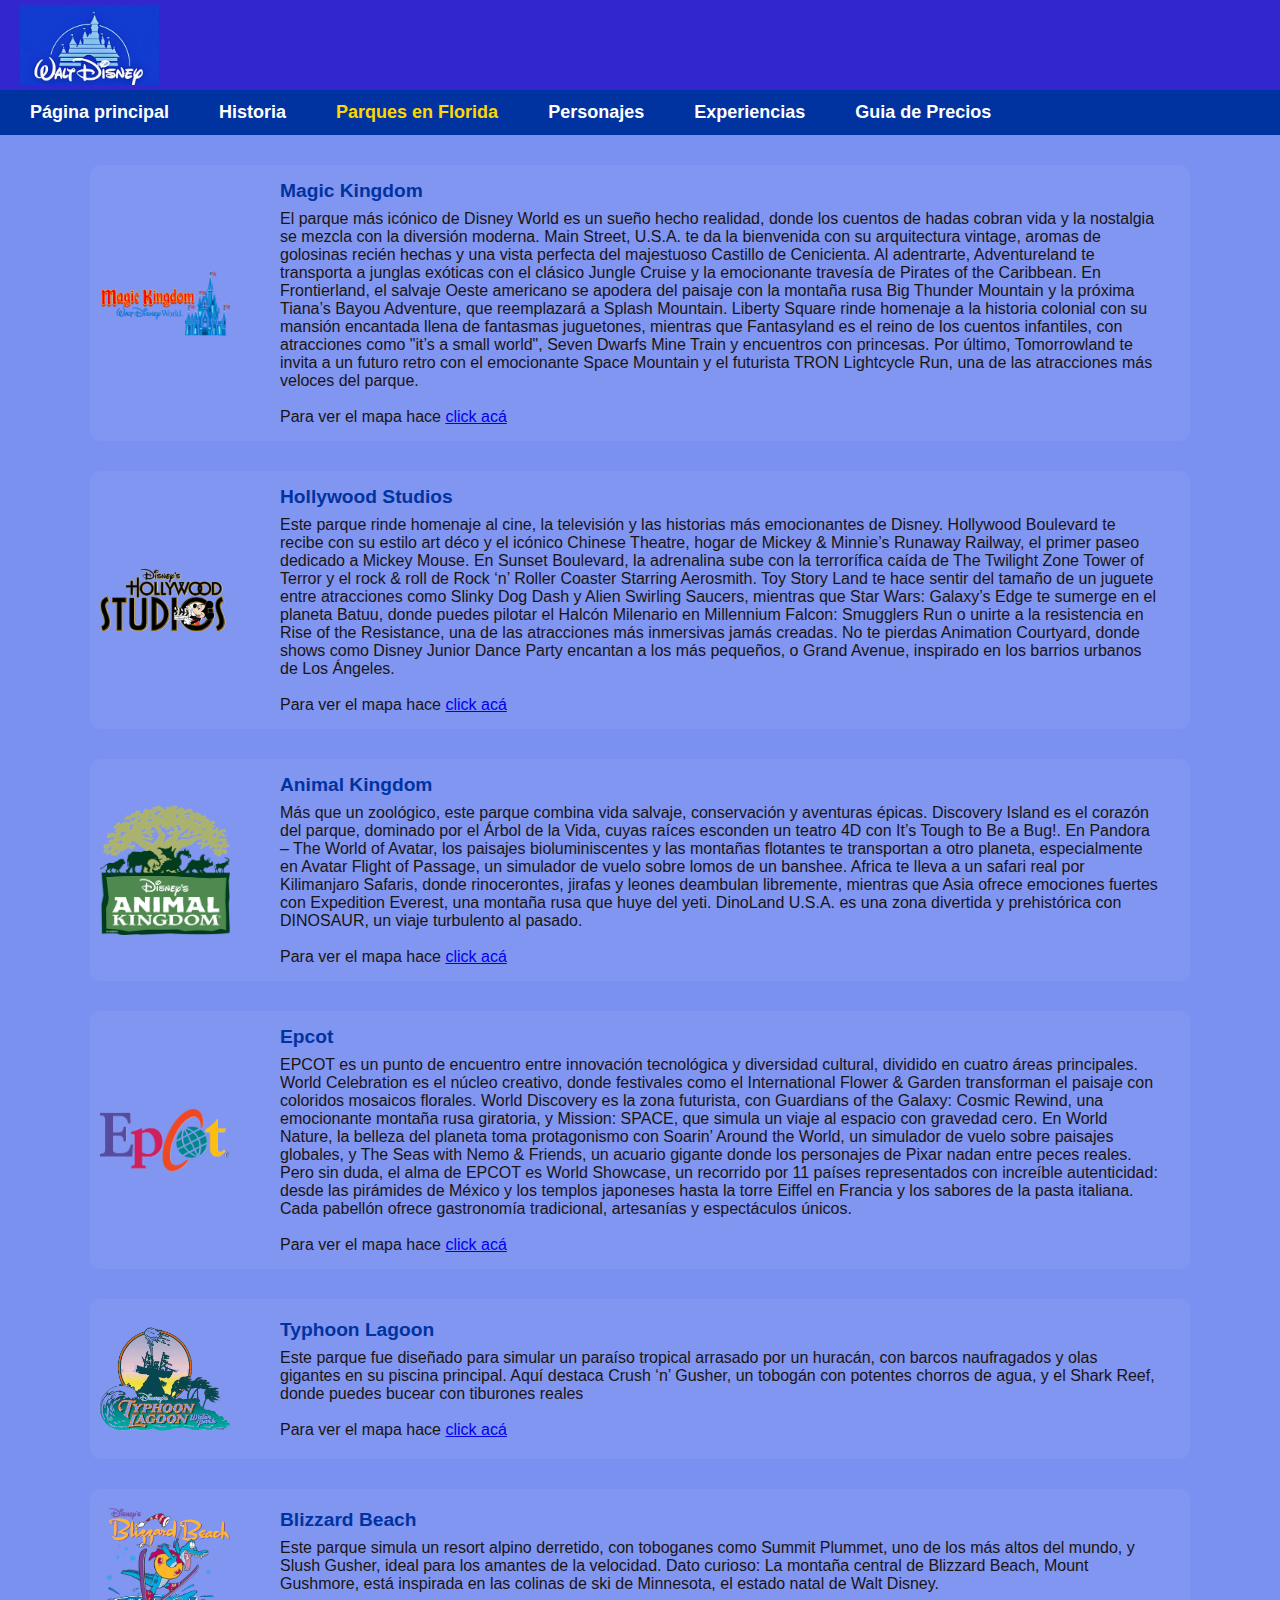
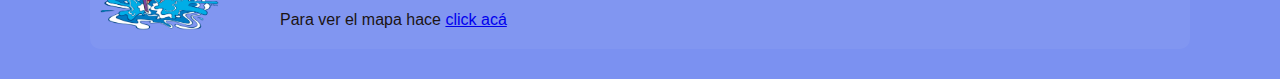
<file: parques.html>
<!DOCTYPE html>
<html lang="es">
<head>
    <meta charset="UTF-8">
    <meta name="viewport" content="width=device-width, initial-scale=1.0">
    <title>Parques en Florida - Disney</title>
    <link rel="stylesheet" href="parques.css">
</head>
<body>
    <header class="header">
       <img src="logodisney.jpg" alt="Castillo Disney" class="logo-izquierda">
    </header>
    <nav class="navbar">
        <div class="menu">
            <a href="index.html">Página principal</a>
            <a href="historia.html">Historia</a>
            <a href="parques.html" class="active">Parques en Florida</a>
            <a href="personajes.html">Personajes</a>
            <a href="experiencias.html">Experiencias</a>
            <a href="guiadeprecios.html">Guia de Precios</a>
        </div>
    </nav>
  
    <main class="main-content">
        <section class="parks-list">
            <div class="park-row">
    <div class="park-info">
        <img src="logomk.png" alt="Magic Kingdom" class="park-logo">
    </div>
    <div class="park-description">
        <h3>Magic Kingdom</h3>
        <p>
            El parque más icónico de Disney World es un sueño hecho realidad, donde los cuentos de hadas cobran vida y la nostalgia se mezcla con la diversión moderna. Main Street, U.S.A. te da la bienvenida con su arquitectura vintage, aromas de golosinas recién hechas y una vista perfecta del majestuoso Castillo de Cenicienta. Al adentrarte, Adventureland te transporta a junglas exóticas con el clásico Jungle Cruise y la emocionante travesía de Pirates of the Caribbean. En Frontierland, el salvaje Oeste americano se apodera del paisaje con la montaña rusa Big Thunder Mountain y la próxima Tiana’s Bayou Adventure, que reemplazará a Splash Mountain. Liberty Square rinde homenaje a la historia colonial con su mansión encantada llena de fantasmas juguetones, mientras que Fantasyland es el reino de los cuentos infantiles, con atracciones como "it’s a small world", Seven Dwarfs Mine Train y encuentros con princesas. Por último, Tomorrowland te invita a un futuro retro con el emocionante Space Mountain y el futurista TRON Lightcycle Run, una de las atracciones más veloces del parque.
            <br>
            <br>
            Para ver el mapa hace <a href="mapamagickingdom.html" target="_blank">click acá</a>
        </p>
    </div>
</div>
<div class="park-row">
    <div class="park-info">
        <img src="logohs.png" alt="Hollywood Studios" class="park-logo">
    </div>
    <div class="park-description">
        <h3>Hollywood Studios</h3>
        <p>
            Este parque rinde homenaje al cine, la televisión y las historias más emocionantes de Disney. Hollywood Boulevard te recibe con su estilo art déco y el icónico Chinese Theatre, hogar de Mickey & Minnie’s Runaway Railway, el primer paseo dedicado a Mickey Mouse. En Sunset Boulevard, la adrenalina sube con la terrorífica caída de The Twilight Zone Tower of Terror y el rock & roll de Rock ‘n’ Roller Coaster Starring Aerosmith. Toy Story Land te hace sentir del tamaño de un juguete entre atracciones como Slinky Dog Dash y Alien Swirling Saucers, mientras que Star Wars: Galaxy’s Edge te sumerge en el planeta Batuu, donde puedes pilotar el Halcón Milenario en Millennium Falcon: Smugglers Run o unirte a la resistencia en Rise of the Resistance, una de las atracciones más inmersivas jamás creadas. No te pierdas Animation Courtyard, donde shows como Disney Junior Dance Party encantan a los más pequeños, o Grand Avenue, inspirado en los barrios urbanos de Los Ángeles.
           <br>
           <br>
            Para ver el mapa hace <a href="mapahollywoodstudios.html" target="_blank">click acá</a>
        </p>
    </div>
</div>
<div class="park-row">
    <div class="park-info">
        <img src="logoak.png" alt="Animal Kingdom" class="park-logo">
    </div>
    <div class="park-description">
        <h3>Animal Kingdom</h3>
        <p>
            Más que un zoológico, este parque combina vida salvaje, conservación y aventuras épicas. Discovery Island es el corazón del parque, dominado por el Árbol de la Vida, cuyas raíces esconden un teatro 4D con It’s Tough to Be a Bug!. En Pandora – The World of Avatar, los paisajes bioluminiscentes y las montañas flotantes te transportan a otro planeta, especialmente en Avatar Flight of Passage, un simulador de vuelo sobre lomos de un banshee. Africa te lleva a un safari real por Kilimanjaro Safaris, donde rinocerontes, jirafas y leones deambulan libremente, mientras que Asia ofrece emociones fuertes con Expedition Everest, una montaña rusa que huye del yeti. DinoLand U.S.A. es una zona divertida y prehistórica con DINOSAUR, un viaje turbulento al pasado.
            <br>
            <br>
            Para ver el mapa hace <a href="mapaanimalkingdom.html" target="_blank">click acá</a>
        </p>
    </div>
</div>
<div class="park-row">
    <div class="park-info">
        <img src="logoepcot.png" alt="Epcot" class="park-logo">
    </div>
    <div class="park-description">
        <h3>Epcot</h3>
        <p>
            EPCOT es un punto de encuentro entre innovación tecnológica y diversidad cultural, dividido en cuatro áreas principales. World Celebration es el núcleo creativo, donde festivales como el International Flower & Garden transforman el paisaje con coloridos mosaicos florales. World Discovery es la zona futurista, con Guardians of the Galaxy: Cosmic Rewind, una emocionante montaña rusa giratoria, y Mission: SPACE, que simula un viaje al espacio con gravedad cero. En World Nature, la belleza del planeta toma protagonismo con Soarin’ Around the World, un simulador de vuelo sobre paisajes globales, y The Seas with Nemo & Friends, un acuario gigante donde los personajes de Pixar nadan entre peces reales. Pero sin duda, el alma de EPCOT es World Showcase, un recorrido por 11 países representados con increíble autenticidad: desde las pirámides de México y los templos japoneses hasta la torre Eiffel en Francia y los sabores de la pasta italiana. Cada pabellón ofrece gastronomía tradicional, artesanías y espectáculos únicos.
            <br>
            <br>
            Para ver el mapa hace <a href="mapaepcot.html" target="_blank">click acá</a>
        </p>
    </div>
</div>
<div class="park-row">
    <div class="park-info">
        <img src="logoTL.gif" alt="Typhoon Lagoon" class="park-logo">
    </div>
    <div class="park-description">
        <h3>Typhoon Lagoon</h3>
        <p>
            Este parque fue diseñado para simular un paraíso tropical arrasado por un huracán, con barcos naufragados y olas gigantes en su piscina principal. Aquí destaca Crush ‘n’ Gusher, un tobogán con potentes chorros de agua, y el Shark Reef, donde puedes bucear con tiburones reales 
            <br>
            <br>
            Para ver el mapa hace <a href="mapatyphoonlagoon.html" target="_blank">click acá</a>
        </p>
    </div>
</div>
<div class="park-row">
    <div class="park-info">
        <img src="logobb.webp" alt="Blizzard Beach" class="park-logo">
    </div>
    <div class="park-description">
        <h3>Blizzard Beach</h3>
        <p>
            Este parque simula un resort alpino derretido, con toboganes como Summit Plummet, uno de los más altos del mundo, y Slush Gusher, ideal para los amantes de la velocidad.
            Dato curioso: La montaña central de Blizzard Beach, Mount Gushmore, está inspirada en las colinas de ski de Minnesota, el estado natal de Walt Disney.
            <br>
            <br>
            Para ver el mapa hace <a href="mapablizzardbeach.html" target="_blank">click acá</a>
        </p>
    </div>
</div>

        </section>
    </main>
</body>
</html>
</file>
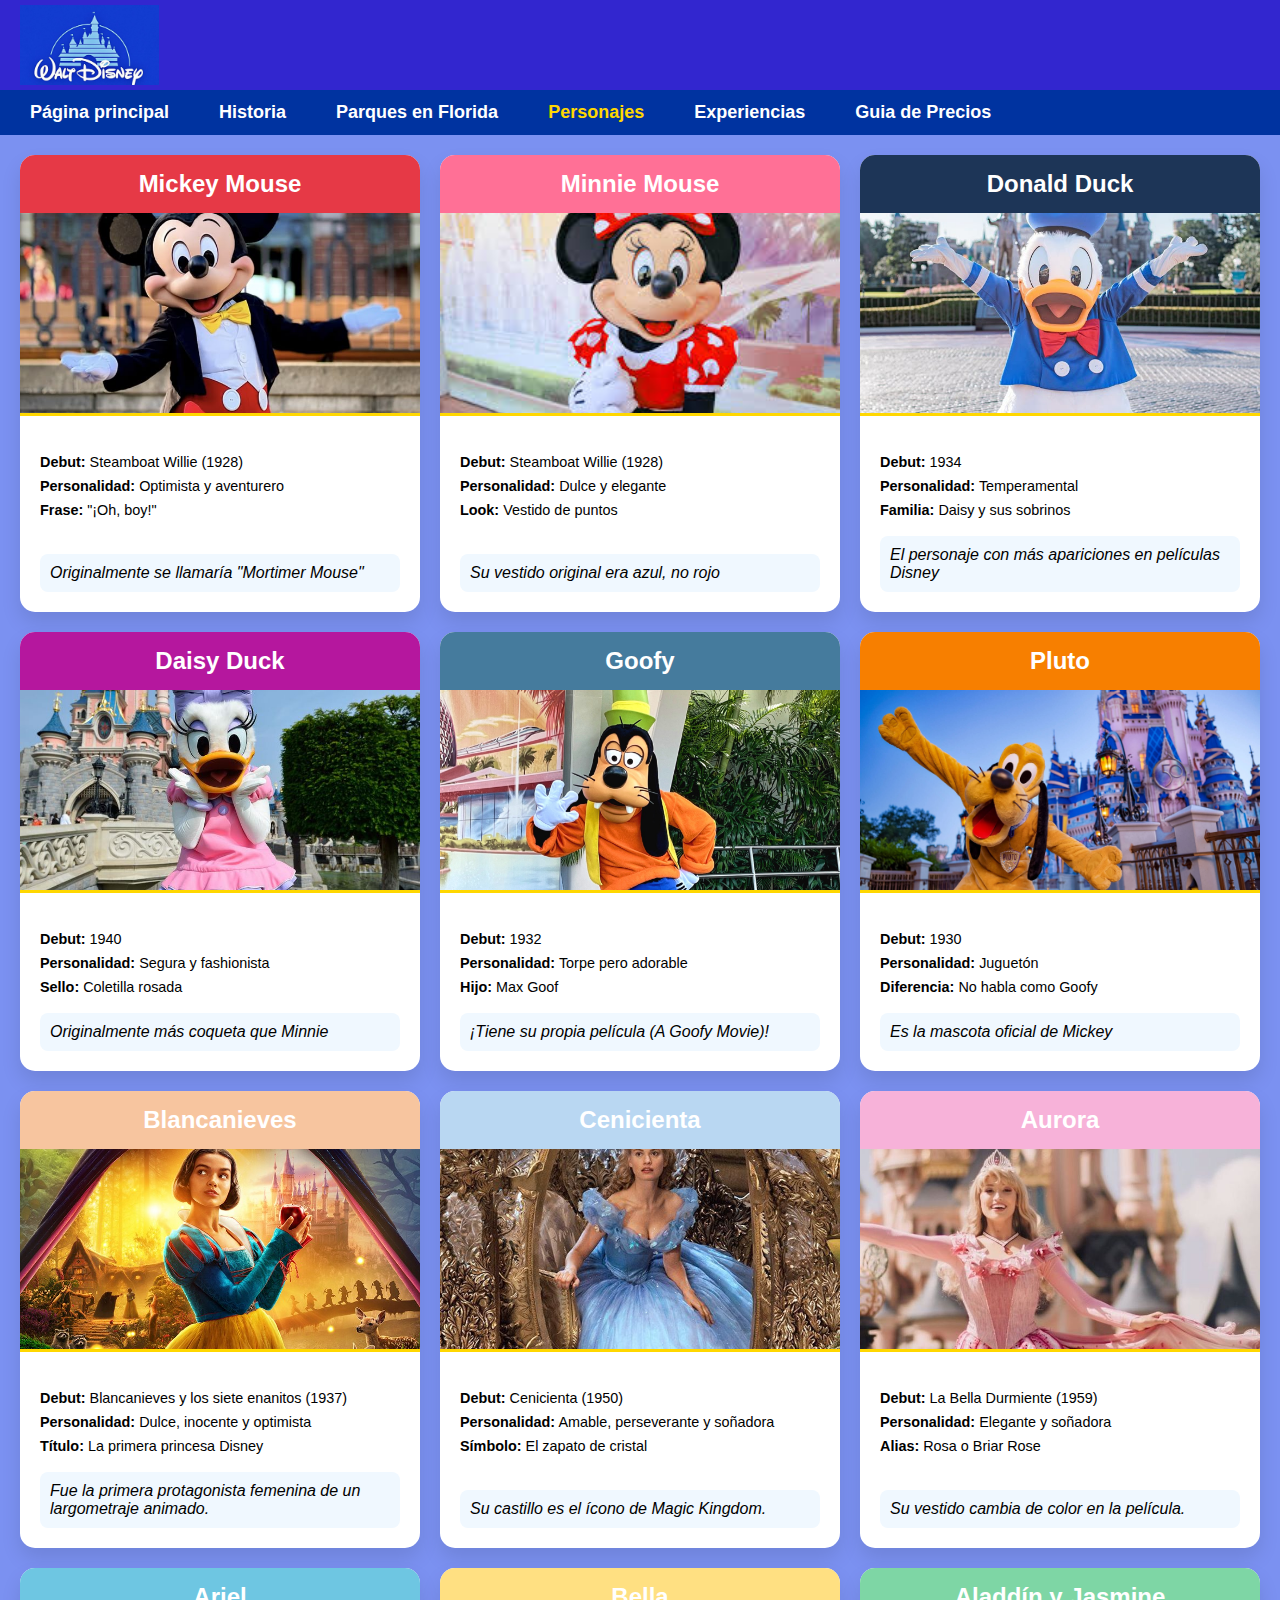
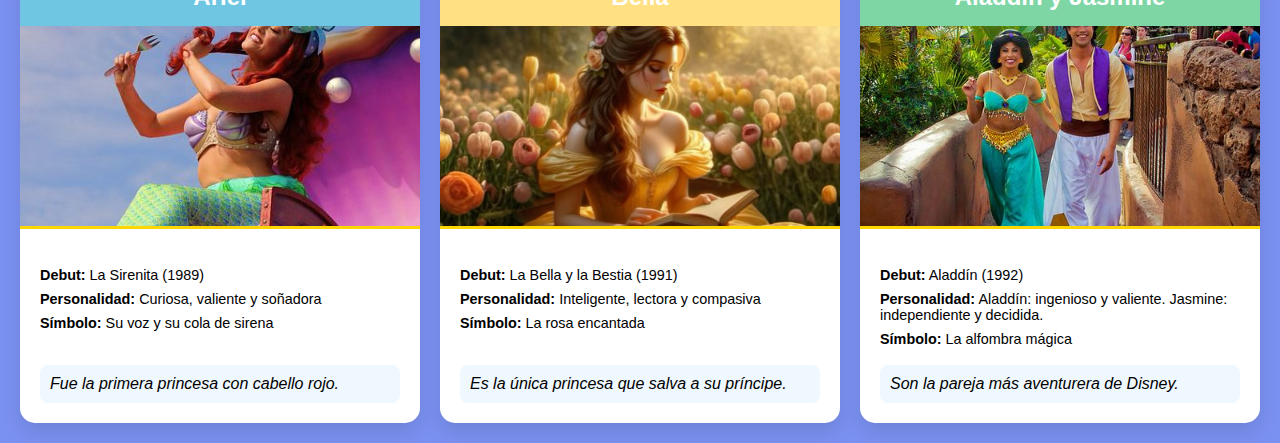
<file: personajes.html>
<!DOCTYPE html>
<html lang="es">
<head>
    <meta charset="UTF-8">
    <meta name="viewport" content="width=device-width, initial-scale=1.0">
    <title>Personajes Icónicos de Disney</title>
    <link rel="stylesheet" href="personajes.css">

</head>
<body>
    <header class="header">
       <img src="logodisney.jpg" alt="Castillo Disney" class="logo-izquierda">
    </header>
    <nav class="navbar">
        <div class="menu">
            <a href="index.html">Página principal</a>
            <a href="historia.html">Historia</a>
            <a href="parques.html" >Parques en Florida</a>
            <a href="personajes.html" class="active" >Personajes</a>
            <a href="experiencias.html" >Experiencias</a>
            <a href="guiadeprecios.html" >Guia de Precios </a>
        </div>
    </nav>

    <div class="disney-grid">
        <!-- Mickey Mouse -->
        <div class="personaje-card">
            <div class="card-header mickey">Mickey Mouse</div>
            <img src="mickeymouse.jpg" alt="Mickey Mouse" class="card-image">
            <div class="card-body">
                <div class="card-datos">
                    <p><strong>Debut:</strong> Steamboat Willie (1928)</p>
                    <p><strong>Personalidad:</strong> Optimista y aventurero</p>
                    <p><strong>Frase:</strong> "¡Oh, boy!"</p>
                </div>
                <div class="card-curiosidad">
                    Originalmente se llamaría "Mortimer Mouse"
                </div>
            </div>
        </div>

        <!-- Minnie Mouse -->
        <div class="personaje-card">
            <div class="card-header minnie">Minnie Mouse</div>
            <img src="minniemouse.jpeg" alt="Minnie Mouse" class="card-image">
            <div class="card-body">
                <div class="card-datos">
                    <p><strong>Debut:</strong> Steamboat Willie (1928)</p>
                    <p><strong>Personalidad:</strong> Dulce y elegante</p>
                    <p><strong>Look:</strong> Vestido de puntos</p>
                </div>
                <div class="card-curiosidad">
                    Su vestido original era azul, no rojo
                </div>
            </div>
        </div>

        <!-- Donald Duck -->
        <div class="personaje-card">
            <div class="card-header donald">Donald Duck</div>
            <img src="donaldduck.jpg" alt="Donald Duck" class="card-image">
            <div class="card-body">
                <div class="card-datos">
                    <p><strong>Debut:</strong> 1934</p>
                    <p><strong>Personalidad:</strong> Temperamental</p>
                    <p><strong>Familia:</strong> Daisy y sus sobrinos</p>
                </div>
                <div class="card-curiosidad">
                    El personaje con más apariciones en películas Disney
                </div>
            </div>
        </div>

        <!-- Daisy Duck -->
        <div class="personaje-card">
            <div class="card-header daisy">Daisy Duck</div>
            <img src="daisyduckk.jpg" alt="Daisy Duck" class="card-image">
            <div class="card-body">
                <div class="card-datos">
                    <p><strong>Debut:</strong> 1940</p>
                    <p><strong>Personalidad:</strong> Segura y fashionista</p>
                    <p><strong>Sello:</strong> Coletilla rosada</p>
                </div>
                <div class="card-curiosidad">
                    Originalmente más coqueta que Minnie
                </div>
            </div>
        </div>

        <!-- Goofy -->
        <div class="personaje-card">
            <div class="card-header goofy">Goofy</div>
            <img src="goofyy.jpg" alt="Goofy" class="card-image">
            <div class="card-body">
                <div class="card-datos">
                    <p><strong>Debut:</strong> 1932</p>
                    <p><strong>Personalidad:</strong> Torpe pero adorable</p>
                    <p><strong>Hijo:</strong> Max Goof</p>
                </div>
                <div class="card-curiosidad">
                    ¡Tiene su propia película (A Goofy Movie)!
                </div>
            </div>
        </div>

        <!-- Pluto -->
        <div class="personaje-card">
            <div class="card-header pluto">Pluto</div>
            <img src="pluto.jpg" alt="Pluto" class="card-image">
            <div class="card-body">
                <div class="card-datos">
                    <p><strong>Debut:</strong> 1930</p>
                    <p><strong>Personalidad:</strong> Juguetón</p>
                    <p><strong>Diferencia:</strong> No habla como Goofy</p>
                </div>
                <div class="card-curiosidad">
                    Es la mascota oficial de Mickey
                </div>
            </div>
        </div>
        <!-- Blancanieves -->
        <div class="personaje-card">
            <div class="card-header blancanieves">Blancanieves</div>
            <img src="bn.jpg" alt="Blancanieves" class="card-image">
            <div class="card-body">
              <div class="card-datos">
                  <p><strong>Debut:</strong> Blancanieves y los siete enanitos (1937)</p>
                  <p><strong>Personalidad:</strong> Dulce, inocente y optimista</p>
                  <p><strong>Título:</strong> La primera princesa Disney</p>
               </div>
               <div class="card-curiosidad">
                  Fue la primera protagonista femenina de un largometraje animado.
               </div>
            </div>
        </div>

        <!-- Cenicienta -->
        <div class="personaje-card">
            <div class="card-header cenicienta">Cenicienta</div>
            <img src="cenicienta.jpg" alt="Cenicienta" class="card-image">
            <div class="card-body">
                <div class="card-datos">
                    <p><strong>Debut:</strong> Cenicienta (1950)</p>
                    <p><strong>Personalidad:</strong> Amable, perseverante y soñadora</p>
                    <p><strong>Símbolo:</strong> El zapato de cristal</p>
                </div>
                <div class="card-curiosidad">
                    Su castillo es el ícono de Magic Kingdom.
                </div>
            </div>
        </div>

        <!-- Aurora -->
        <div class="personaje-card">
            <div class="card-header aurora">Aurora</div>
            <img src="au.jpg" alt="Aurora" class="card-image">
            <div class="card-body">
                <div class="card-datos">
                    <p><strong>Debut:</strong> La Bella Durmiente (1959)</p>
                    <p><strong>Personalidad:</strong> Elegante y soñadora</p>
                    <p><strong>Alias:</strong> Rosa o Briar Rose</p>
                </div>
                <div class="card-curiosidad">
                 Su vestido cambia de color en la película.
                </div>
            </div>
        </div>

        <!-- Ariel -->
        <div class="personaje-card">
            <div class="card-header ariel">Ariel</div>
            <img src="ariel.jpg" alt="Ariel" class="card-image">
            <div class="card-body">
                <div class="card-datos">
                    <p><strong>Debut:</strong> La Sirenita (1989)</p>
                    <p><strong>Personalidad:</strong> Curiosa, valiente y soñadora</p>
                    <p><strong>Símbolo:</strong> Su voz y su cola de sirena</p>
                </div>
                <div class="card-curiosidad">
                    Fue la primera princesa con cabello rojo.
                </div>
            </div>
        </div>

        <!-- Bella -->
        <div class="personaje-card">
            <div class="card-header bella">Bella</div>
            <img src="bella.jpg" alt="Bella" class="card-image">
            <div class="card-body">
                <div class="card-datos">
                    <p><strong>Debut:</strong> La Bella y la Bestia (1991)</p>
                    <p><strong>Personalidad:</strong> Inteligente, lectora y compasiva</p>
                    <p><strong>Símbolo:</strong> La rosa encantada</p>
                </div>
                <div class="card-curiosidad">
                    Es la única princesa que salva a su príncipe.
                </div>
            </div>
        </div>

        <!-- Aladdín y Jasmine -->
        <div class="personaje-card">
            <div class="card-header aladdin-jasmine">Aladdín y Jasmine</div>
            <img src="aladinyjazmin.jpg" alt="Aladdín y Jasmine" class="card-image">
            <div class="card-body">
                <div class="card-datos">
                    <p><strong>Debut:</strong> Aladdín (1992)</p>
                    <p><strong>Personalidad:</strong> Aladdín: ingenioso y valiente. Jasmine: independiente y decidida.</p>
                    <p><strong>Símbolo:</strong> La alfombra mágica</p>
                </div>
                <div class="card-curiosidad">
                 Son la pareja más aventurera de Disney.
                </div>
            </div>
        </div>


    </div>
</body>
</html>
</file>
<file: blog.css>
body {
  margin: 0;
  font-family: Arial, sans-serif;
}

.header {
  background-color: #3226cf;
  display: flex;
  align-items: center;
  position: relative;
  height: 90px;
  padding: 0;
}

.logo-izquierda {
  position: absolute;
  left: 20px;
  top: 5px;
  height: 80px;
}

.navbar {
  background-color: #0033A0;
  display: flex;
  align-items: center;
  padding-left: 20px;
  height: 45px;
  font-size: 18px;
  width: 100%;
  box-sizing: border-box;
  justify-content: flex-start;
}

.menu {
  display: flex;
  gap: 30px;
}

.menu a {
  color: #fff;
  text-decoration: none;
  font-weight: bold;
  padding: 0 10px;
  line-height: 45px;
  transition: color 0.2s;
}

.menu a.active,
.menu a:hover {
  color: #FFD700;
  background: none;
}

.content {
  background-color: #7b91f1;
  padding: 40px;
  text-align: center;
  height: calc(100vh - 80px);
}

h1 {
  color: #0033A0;
}

.disney-gif {
  margin: 30px auto;
  max-width: 500px;
  border-radius: 10px;
  box-shadow: 0 4px 8px rgba(0, 0, 0, 0.2);
}

.site-footer {
  background: #7c8b8f;
  color: white;
  padding: 30px 0;
  text-align: center;
}

.social-links {
  margin-bottom: 15px;
}


.copyright p {
  margin: 10px 0;
  font-size: 14px;
}

.legal-links a {
  color: #4ab6e4;
  font-size: 12px;
  margin: 0 10px;
  text-decoration: none;
}

/* Colores oficiales al hover */
.material-icon-button:hover[href*="instagram.com"] {
  background: radial-gradient(circle at 30% 107%, 
    #fdf497 0%, #fdf497 5%, 
    #fd5949 45%, #d6249f 60%, 
    #285AEB 90%);
}

.material-icon-button:hover[href*="linkedin.com"] {
  background: #1472d6;
}

.social-buttons {
  display: flex;
  gap: 24px; 
  justify-content: center;
  margin: 0 auto;
}

.material-icon-button {
  color: #fff;
  background: #333;
  width: 52px;   
  height: 52px;  
  border-radius: 50%;
  display: flex;
  align-items: center;
  justify-content: center;
  transition: transform 0.3s, background 0.3s;
  text-decoration: none;
  font-size: 28px;
}

@media (max-width: 600px) {
  .header {
    height: 60px;
  }
  .logo-izquierda {
    height: 50px;
    left: 10px;
    top: 5px;
  }
 .navbar {
    flex-direction: column;
    align-items: flex-start;
    height: auto;
    padding-left: 0;
  }
  .menu {
    flex-direction: column;
    gap: 0;
    width: 100%;
  }
  .menu a {
    display: block;
    width: 100%;
    padding: 10px 0 10px 16px;
    border-bottom: 1px solid #285AEB;
    line-height: normal;
  }
  .menu a:last-child {
    border-bottom: none;
  }

  .content {
    padding: 16px;
  }
  .disney-gif {
    max-width: 100%;
  }
  .social-links a {
    font-size: 20px;
    margin: 0 6px;
  }
  .copyright p {
    font-size: 12px;
  }
 
  .social-buttons {
    gap: 16px; 
  }
  .material-icon-button {
    width: 40px;
    height: 40px;
    font-size: 20px;
  }
}
</file>
<file: experiencias.css>
body {
    margin: 0;
    padding: 0;
    font-family: 'Arial', sans-serif;
    background-color: #7b91f1;
}

.header {
    background-color: #3226cf;
    display: flex;
    align-items: center;
    position: relative;
    height: 90px;
    padding: 0;
}

.logo-izquierda {
    position: absolute;
    left: 20px;
    top: 5px;
    height: 80px;
}

.navbar {
    background-color: #0033A0;
    display: flex;
    align-items: center;
    padding-left: 20px;
    height: 45px;
    font-size: 18px;
    width: 100%;
    box-sizing: border-box;
    justify-content: flex-start;
}

.menu {
    display: flex;
    gap: 30px;
}

.menu a {
    color: #fff;
    text-decoration: none;
    font-weight: bold;
    padding: 0 10px;
    line-height: 45px;
    transition: color 0.2s;
}

.menu a.active,
.menu a:hover {
    color: #FFD700;
    background: none;
}

.container {
    max-width: 1200px;
    margin: 40px auto;
    padding: 0 20px;
}

.content-wrapper {
    display: flex;
    flex-wrap: wrap;
    gap: 40px;
    align-items: flex-start;
}

.image-column {
    flex: 1;
    min-width: 300px;
}

.text-column {
    flex: 2;
    min-width: 280px;
    display: flex;
    flex-direction: column;
    justify-content: center;
}

.text-column h1 {
    font-size: 20px;
    margin-bottom: 18px;
    color: #0033A0;
}

.disney-image {
    width: 100%;
    max-width: 400px;
    border-radius: 18px;
    box-shadow: 0 2px 16px rgba(0,0,0,0.13);
    display: block;
    margin: 0 auto;
}

.experiencia-card {
    background: #7b91f1; /* celeste clarito */
    border-radius: 14px;
    box-shadow: 0 2px 12px rgba(0,0,0,0.08);
    padding: 1.5rem;
    margin-bottom: 2rem;
    display: inline-block;     
    max-width: 100%;           
}

/* Responsive solo para celulares (max 600px) */
@media (max-width: 600px) {
    .header {
        height: 60px;
    }
    .logo-izquierda {
        height: 50px;
        left: 10px;
        top: 5px;
    }
    .navbar {
        font-size: 15px;
        height: 38px;
        padding-left: 8px;
    }
    .menu {
        gap: 10px;
    }
    .menu a {
        line-height: 38px;
        padding: 0 5px;
    }
    .container {
        margin: 10px auto;
        padding: 0 5px;
    }
    .content-wrapper {
        flex-direction: column;
        gap: 20px;
    }
    .image-column,
    .text-column {
        min-width: 0;
        width: 100%;
    }
    .disney-image {
        max-width: 100%;
    }
    .text-column h1 {
        font-size: 1.1em;
        margin-bottom: 12px;
    }
}
</file>
<file: guiadeprecios.css>
body {
    margin: 0;
    padding: 0;
    font-family: 'Arial', sans-serif;
    background-color: #7b91f1;
    text-align: center;
}

.header {
    background-color: #3226cf;
    display: flex;
    align-items: center;
    position: relative;
    height: 90px;
    padding: 0;
    text-align: left;
}

.logo-izquierda {
    position: absolute;
    left: 20px;
    top: 5px;
    height: 80px;
}

.navbar {
    background-color: #0033A0;
    display: flex;
    align-items: center;
    padding-left: 20px;
    height: 45px;
    font-size: 18px;
    width: 100%;
    box-sizing: border-box;
    justify-content: flex-start;
}

.menu {
    display: flex;
    gap: 30px;
}

.menu a {
    color: #fff;
    text-decoration: none;
    font-weight: bold;
    padding: 0 10px;
    line-height: 45px;
    transition: color 0.2s;
    font-family: 'Arial', sans-serif;
}

.menu a.active,
.menu a:hover {
    color: #FFD700;
    background: none;
}

.container {
    max-width: 1000px;
    margin: 2rem auto;
    padding: 0 1.5rem;
    text-align: left;
}

.intro-box,
.park-card,
.tips-section {
    background-color: #6da5d6;;
    padding: 1.5rem;
    border-radius: 8px;
    box-shadow: 0 2px 10px rgba(96, 144, 216, 0.1);
    margin-bottom: 2rem;
}

.header-title {
    color: #0066cc; /* azul */
}

h1 {
    color: black;
    margin-bottom: 1rem;
}

h2 {
    color: #0066cc;
    border-bottom: 2px solid #ffcc00;
    padding-bottom: 0.5rem;
    margin: 2rem 0 1rem;
}

h3 {
    color: black;
    margin-top: 1.5rem;
    margin-bottom: 1rem;
    font-size: 1.3rem;
    font-weight: bold;
}

.park-title {
    background-color: #0066cc;
    color: black;
    padding: 1rem 1.5rem;
    display: flex;
    align-items: center;
}

.park-number {
    background-color: #ffcc00;
    color: #333333;
    width: 30px;
    height: 30px;
    border-radius: 50%;
    display: flex;
    align-items: center;
    justify-content: center;
    font-weight: bold;
    margin-right: 1rem;
}

.park-content {
    padding: 1.5rem;
}

.price-comparison {
    width: 100%;
    border-collapse: collapse;
    margin: 1rem 0;
}

.price-comparison th, .price-comparison td {
    border: 1px solid #75b2eb;
    padding: 0.8rem;
    text-align: left;
}

.price-comparison th {
    background-color: #0066cc;
    color: white;
}

.tip-item {
    margin-bottom: 1rem;
    padding-left: 1.5rem;
    border-left: 3px solid #ffcc00;
}


footer {
    background-color: #0066cc;
    color: white;
    text-align: center;
    padding: 2rem 0;
    margin-top: 3rem;
}


/* Responsive solo para celulares (max 600px) */
@media (max-width: 600px) {
    .header {
        height: 60px;
    }
    .logo-izquierda {
        height: 50px;
        left: 10px;
        top: 5px;
    }
    .navbar {
        flex-direction: column;
        align-items: flex-start;
        height: auto;
        padding-left: 0;
    }
    .menu {
        flex-direction: column;
        gap: 0;
        width: 100%;
    }
    .menu a {
        display: block;
        width: 100%;
        padding: 10px 0 10px 16px;
        border-bottom: 1px solid #285AEB;
        line-height: normal;
    }
    .menu a:last-child {
        border-bottom: none;
    }

    .container {
        padding: 0 1rem;
        margin: 10px auto;
    }
    .intro-box,
    .park-card,
    .tips-section {
        padding: 1rem;
        margin-bottom: 1rem;
    }
    .park-title {
        padding: 0.7rem 1rem;
        font-size: 1em;
    }
    .park-number {
        width: 24px;
        height: 24px;
        font-size: 1em;
        margin-right: 0.5rem;
    }
    .park-content {
        padding: 1rem;
    }
    .price-comparison th, .price-comparison td {
        padding: 0.5rem;
        font-size: 0.95em;
    }
    h1 {
        font-size: 1.3em;
    }
    h2 {
        font-size: 1.1em;
        padding-bottom: 0.3rem;
        margin: 1rem 0 0.7rem;
    }
    h3 {
        font-size: 1em;
        margin-top: 1rem;
        margin-bottom: 0.7rem;
    }
    footer {
        padding: 1rem 0;
        margin-top: 1.5rem;
        font-size: 0.95em;
    }
}
</file>
<file: historia.css>
body {
    margin: 0;
    padding: 0;
    font-family: 'Arial', sans-serif;
    background-color: #7b91f1;
    color: #333;
    line-height: 1.6;
}

.container {
    max-width: 1200px;
    margin: 40px auto;
    padding: 0 20px;
}

.content-wrapper {
    display: flex;
    flex-wrap: wrap;
    gap: 40px;
    align-items: flex-start;
}

.image-column {
    flex: 1;
    min-width: 300px;
}

.text-column {
    flex: 2;
    min-width: 300px;
}

.disney-image {
    width: 100%;
    border-radius: 10px;
    box-shadow: 0 4px 15px rgba(0, 0, 0, 0.1);
    transition: transform 0.3s;
}

.disney-image:hover {
    transform: scale(1.02);
}

h1 {
    color: #0033A0;
    margin-top: 0;
    font-size: 2.2em;
    border-bottom: 3px solid #FFD700;
    padding-bottom: 10px;
    display: inline-block;
}

h2 {
    color: #0033A0;
    margin-top: 30px;
}

p {
    margin-bottom: 20px;
}

ul {
    padding-left: 20px;
}

li {
    margin-bottom: 10px;
}

.header {
    background-color: #3226cf;
    display: flex;
    align-items: center;
    position: relative;
    height: 90px;
    padding: 0;
}

.logo-izquierda {
    position: absolute;
    left: 20px;
    top: 5px;
    height: 80px;
}

.navbar {
    background-color: #0033A0;
    display: flex;
    align-items: center;
    padding-left: 20px;
    height: 45px;
    font-size: 18px;
    width: 100%;
    box-sizing: border-box;
    justify-content: flex-start;
}

.menu {
    display: flex;
    gap: 30px;
}

.menu a {
    color: #fff;
    text-decoration: none;
    font-weight: bold;
    padding: 0 10px;
    line-height: 45px;
    transition: color 0.2s;
}

.menu a.active,
.menu a:hover {
    color: #FFD700;
    background: none;
}

.boton-leer-mas {
    background: linear-gradient(90deg, #3226cf 40%, #2093ff 100%);
    color: #fff;
    border: none;
    border-radius: 25px;
    padding: 12px 32px;
    font-size: 1.1em;
    font-weight: bold;
    cursor: pointer;
    box-shadow: 0 2px 8px rgba(50,38,207,0.15);
    transition: background 0.3s, transform 0.2s;
    margin-bottom: 15px;
    outline: none;
}
.boton-leer-mas:hover {
    background: linear-gradient(90deg, #2093ff 40%, #3226cf 100%);
    color: #FFD700;
    transform: scale(1.05);
}

/* Responsive solo para celulares (max 600px) */
@media (max-width: 600px) {
    .container {
        margin: 10px auto;
        padding: 0 5px;
    }
    .content-wrapper {
        flex-direction: column;
        gap: 15px;
    }
    .image-column,
    .text-column {
        min-width: 0;
        width: 100%;
    }
    .header {
        height: 60px;
    }
    .logo-izquierda {
        height: 50px;
        left: 10px;
        top: 5px;
    }
   .navbar {
        flex-direction: column;
        align-items: flex-start;
        height: auto;
        padding-left: 0;
    }
    .menu {
        flex-direction: column;
        gap: 0;
        width: 100%;
    }
    .menu a {
        display: block;
        width: 100%;
        padding: 10px 0 10px 16px;
        border-bottom: 1px solid #285AEB;
        line-height: normal;
    }
    .menu a:last-child {
        border-bottom: none;
    }

    h1 {
        font-size: 1.3em;
        padding-bottom: 6px;
    }
    h2 {
        font-size: 1.1em;
        margin-top: 18px;
    }
    .disney-image {
        max-width: 100%;
    }
}
</file>
<file: parques.css>
body {
    margin: 0;
    font-family: 'Arial', sans-serif;
    background-color: #7b91f1;
}

.header {
    background-color: #3226cf;
    display: flex;
    align-items: center;
    position: relative;
    height: 90px;
    padding: 0;
}

.logo-izquierda {
    position: absolute;
    left: 20px;
    top: 5px;
    height: 80px;
}

.navbar {
    background-color: #0033A0;
    display: flex;
    align-items: center;
    padding-left: 20px;
    height: 45px;
    font-size: 18px;
    width: 100%;
    box-sizing: border-box;
    justify-content: flex-start;
}

.menu {
    display: flex;
    gap: 30px;
}

.menu a {
    color: #fff;
    text-decoration: none;
    font-weight: bold;
    padding: 0 10px;
    line-height: 45px;
    transition: color 0.2s;
}

.menu a.active,
.menu a:hover {
    color: #FFD700;
    background: none;
}

.main-content {
    padding: 30px 10px;
}

.parks-list {
    display: flex;
    flex-direction: column;
    gap: 30px;
    max-width: 1100px;
    margin: 0 auto;
}

.park-row {
    display: flex;
    align-items: center;
    justify-content: space-between;
    gap: 30px;
    background: rgba(255,255,255,0.05);
    border-radius: 10px;
    padding: 15px 10px;
}

.park-logo {
    width: 130px;
    height: 130px;
    object-fit: contain;
    display: block;
}

.park-description {
    flex: 1;
    color: #1b1414;
    margin: 0 20px;
    min-width: 180px;
}

.park-description h3 {
    margin: 0 0 8px 0;
    font-size: 1.2em;
    color: #0033A0;
}

.park-description p {
    margin: 0;
    font-size: 1em;
}

.park-map {
    max-width: 220px;
    width: 100%;
    border-radius: 8px;
    box-shadow: 0 2px 8px rgba(0,0,0,0.12);
}

.park-text {
    color: #09020e;
    font-size: 1.2em;
    font-weight: bold;
}


@media (max-width: 600px) {
    .header {
        height: 60px;
    }
    .logo-izquierda {
        height: 50px;
        left: 10px;
        top: 5px;
    }
   .navbar {
        flex-direction: column;
        align-items: flex-start;
        height: auto;
        padding-left: 0;
    }
    .menu {
        flex-direction: column;
        gap: 0;
        width: 100%;
    }
    .menu a {
        display: block;
        width: 100%;
        padding: 10px 0 10px 16px;
        border-bottom: 1px solid #285AEB;
        line-height: normal;
    }
    .menu a:last-child {
        border-bottom: none;
    }

    .main-content {
        padding: 10px 2px;
    }
    .parks-list {
        gap: 15px;
    }
    .park-row {
        flex-direction: column;
        align-items: flex-start;
        gap: 15px;
        padding: 10px 5px;
    }
    .park-map {
        width: 100%;
        height: auto;
        max-width: 300px;
    }
    .park-description {
        margin: 10px 0;
        min-width: 0;
    }
    .park-logo {
        width: 90px;
        height: 90px;
    }
    .park-text {
        font-size: 1em;
    }
}
</file>
<file: personajes.css>
body {
    margin: 0;
    padding: 0;
    background: #7b91f1;
    font-family: Arial, sans-serif;
}

.header {
    background-color: #3226cf;
    display: flex;
    align-items: center;
    position: relative;
    height: 90px;
    padding: 0;
}

.logo-izquierda {
    position: absolute;
    left: 20px;
    top: 5px;
    height: 80px;
}

.navbar {
    background-color: #0033A0;
    display: flex;
    align-items: center;
    padding-left: 20px;
    height: 45px;
    font-size: 18px;
    width: 100%;
    box-sizing: border-box;
    justify-content: flex-start;
}

.menu {
    display: flex;
    gap: 30px;
}

.menu a {
    color: #fff;
    text-decoration: none;
    font-weight: bold;
    padding: 0 10px;
    line-height: 45px;
    transition: color 0.2s;
    font-family: Arial, sans-serif;
}

.menu a.active,
.menu a:hover {
    color: #FFD700;
    background: none;
}

/* Grid principal */
.disney-grid {
    display: grid;
    grid-template-columns: repeat(auto-fit, minmax(300px, 1fr));
    gap: 20px;
    padding: 20px;
    background-color: #7b91f1;
}

/* Tarjeta de personaje */
.personaje-card {
    display: flex;
    flex-direction: column;
    background: white;
    border-radius: 15px;
    overflow: hidden;
    box-shadow: 0 10px 20px rgba(0,0,0,0.1);
    transition: transform 0.3s;
}

.personaje-card:hover {
    transform: translateY(-10px);
}

.card-header {
    background: #ff6b6b;
    color: white;
    padding: 15px;
    text-align: center;
    font-size: 1.5em;
    font-weight: bold;
}

.card-body {
    padding: 20px;
    flex-grow: 1;
    display: flex;
    flex-direction: column;
}

.card-image {
    width: 100%;
    height: 200px;
    object-fit: cover;
    border-bottom: 3px solid #ffd700;
}

.card-datos {
    margin: 10px 0;
    flex-grow: 1;
}

.card-datos p {
    margin: 8px 0;
    font-size: 0.9em;
}

.card-curiosidad {
    background: #f0f8ff;
    padding: 10px;
    border-radius: 8px;
    font-style: italic;
    margin-top: auto;
}

/* Colores temáticos por personaje */
.mickey { background: #e63946 !important; }
.minnie { background: #ff7096 !important; }
.donald { background: #1d3557 !important; }
.daisy { background: #b5179e !important; }
.goofy { background: #457b9d !important; }
.pluto { background: #f77f00 !important; }
.blancanieves { background: #f7c59f !important; }
.cenicienta   { background: #b9d7f2 !important; }
.aurora       { background: #f7b2d9 !important; }
.ariel        { background: #6ec6e2 !important; }
.bella        { background: #ffe082 !important; }
.aladdin-jasmine { background: #7ed6a5 !important; }

/* Responsive solo para celulares (max 600px) */
@media (max-width: 600px) {
    .header {
        height: 60px;
    }
    .logo-izquierda {
        height: 50px;
        left: 10px;
        top: 5px;
    }
    .navbar {
        flex-direction: column;
        align-items: flex-start;
        height: auto;
        padding-left: 0;
    }
    .menu {
        flex-direction: column;
        gap: 0;
        width: 100%;
    }
    .menu a {
        display: block;
        width: 100%;
        padding: 10px 0 10px 16px;
        border-bottom: 1px solid #285AEB;
        line-height: normal;
    }
    .menu a:last-child {
        border-bottom: none;
    }

    .disney-grid {
        grid-template-columns: 1fr;
        gap: 10px;
        padding: 10px 2px;
    }
    .card-header {
        font-size: 1.1em;
        padding: 10px;
    }
    .card-body {
        padding: 10px;
    }
    .card-image {
        height: 120px;
    }
}
</file>
